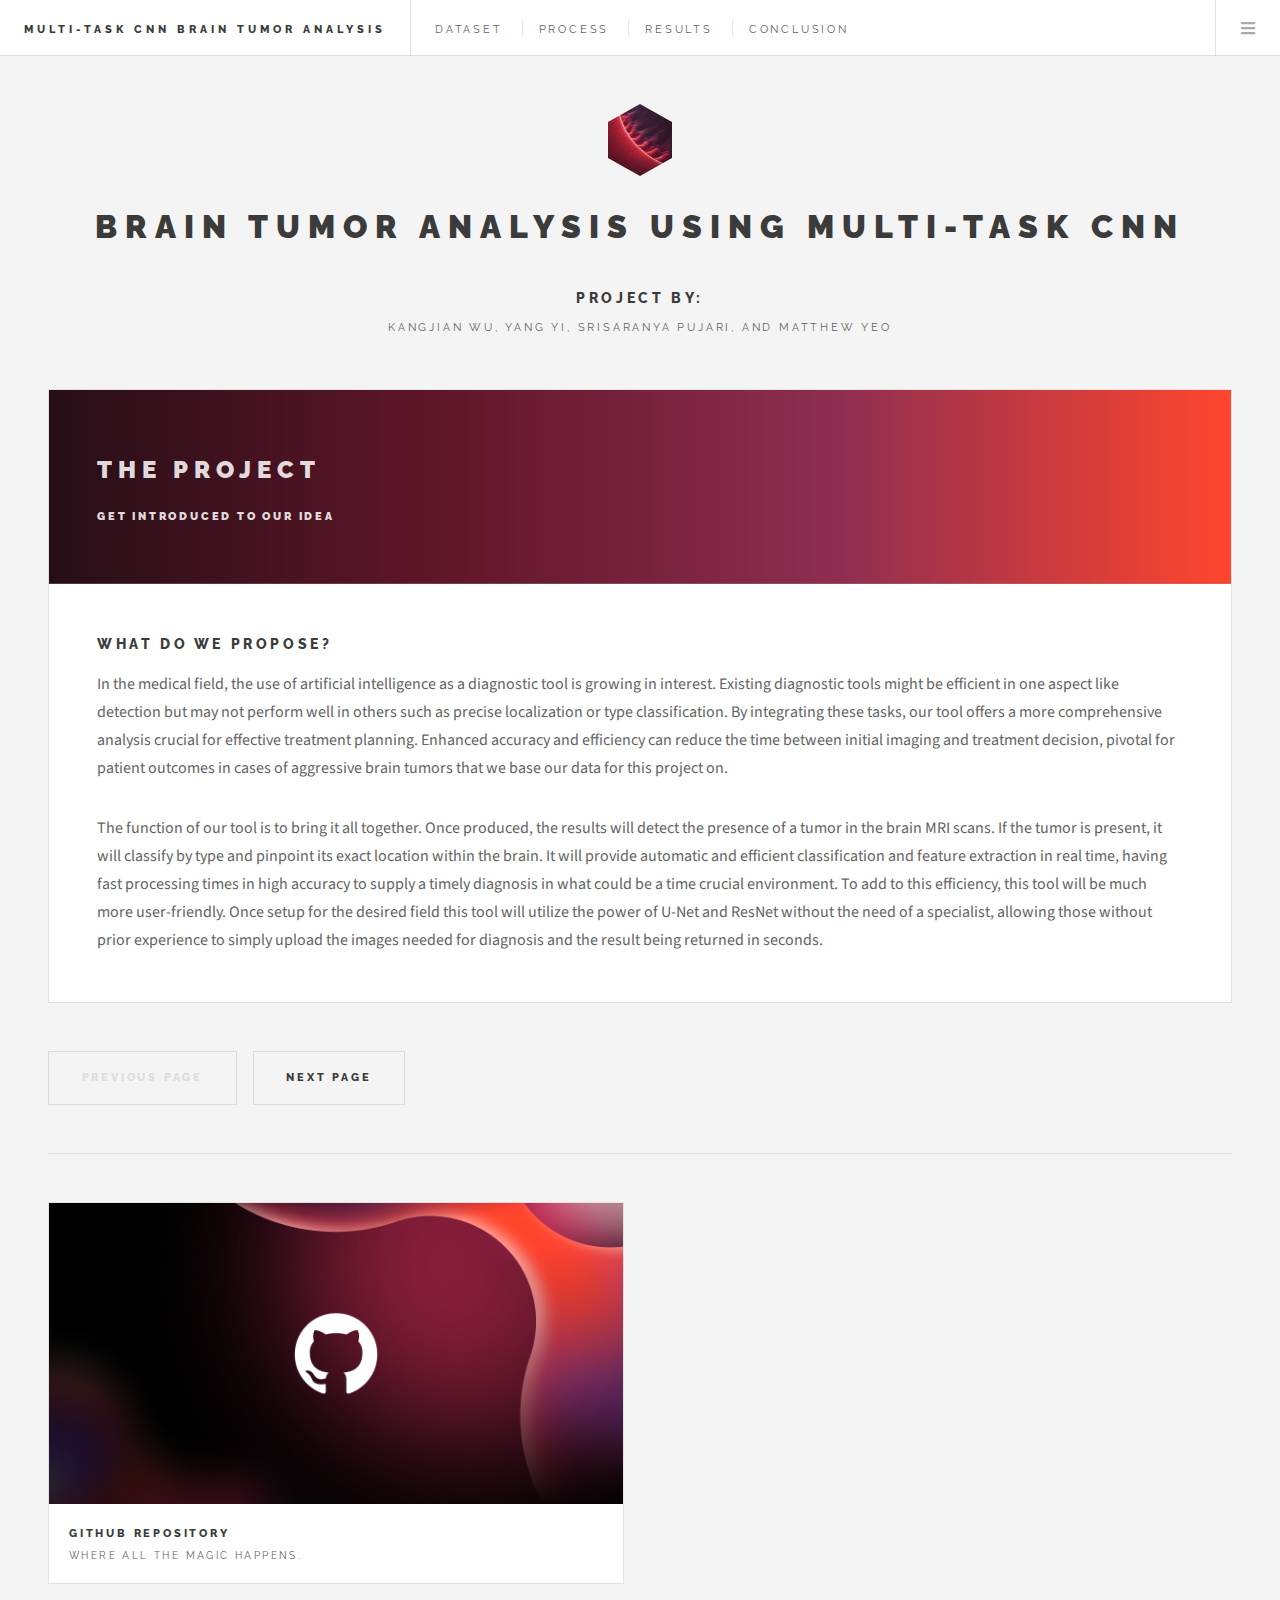
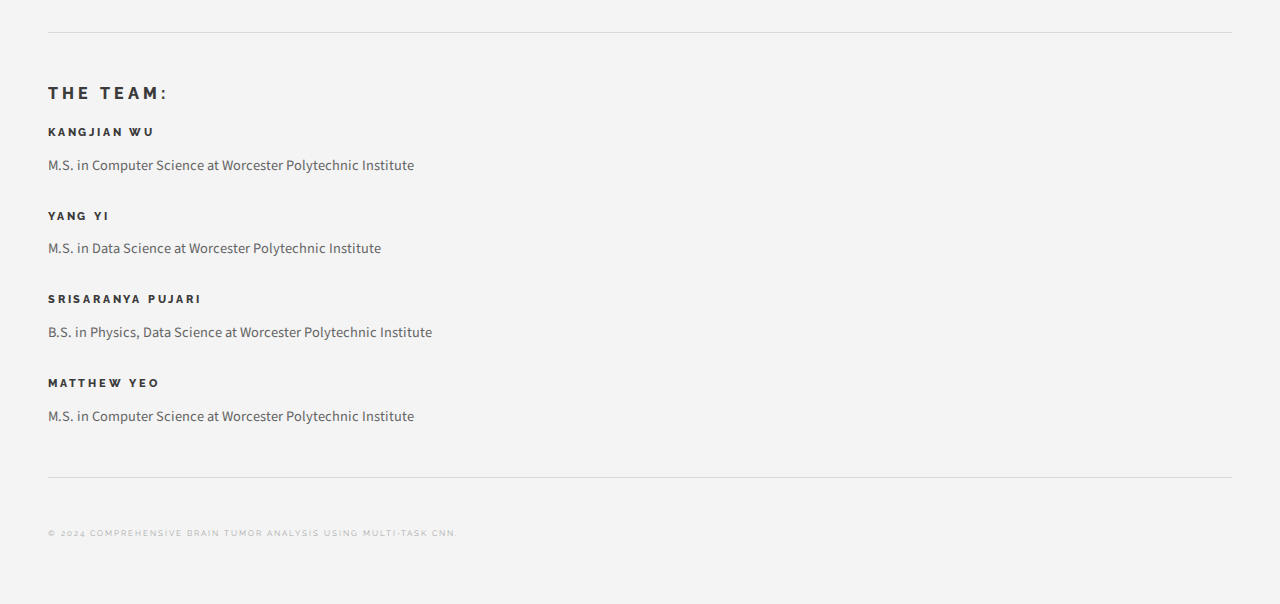
<file: index.html>
<!DOCTYPE HTML>

<html>
	<head>
		<title>Brain Tumor Analysis with Multi-Task CNN</title>
		<meta charset="utf-8" />
		<meta name="viewport" content="width=device-width, initial-scale=1, user-scalable=no" />
		<link rel="stylesheet" href="assets/css/main.css" />
	</head>
	<body class="is-preload">

		<!-- Wrapper -->
			<div id="wrapper">

				<!-- Header -->
					<header id="header">
						<h1><a href="index.html">Multi-Task CNN Brain Tumor Analysis</a></h1>
						<nav class="links">
							<ul>
            					<li><a href="dataset.html">Dataset</a></li>
            					<li><a href="process.html">Process</a></li>
            					<li><a href="results.html">Results</a></li>
            					<li><a href="conclusion.html">Conclusion</a></li>
							</ul>
						</nav>
						<nav class="main">
							<ul>
								<li class="menu">
									<a class="fa-bars" href="#menu">Menu</a>
								</li>
							</ul>
						</nav>
					</header>

				<!-- Menu -->
					<section id="menu">

						<!-- Links -->
							<section>
								<ul class="links">
									<li>
										<a href="dataset.html">
											<h3>Dataset</h3>
										</a>
									</li>
            						<li>
										<a href="process.html">
											<h3>Process</h3>
										</a>
									</li>
            						<li>
										<a href="results.html">
											<h3>Results</h3>
										</a>
									</li>
            						<li>
										<a href="conclusion.html">
											<h3>Conclusion</h3>
										</a>
									</li>
								</ul>
							</section>

						<!-- Actions -->
							<section>
								<ul class="actions stacked">
									<li><a href="https://github.com/KangjianWu/BrainTumorDetection-MRI" class="button large fit">GitHub</a></li>
								</ul>
							</section>

					</section>

				<!-- Main -->
					<div id="main">

						<!-- Post -->
							<article class="post">
								<header>
									<div class="title">
										<h2>The Project</h2>
										<p>Get introduced to our idea</p>
									</div>
								</header>
								<h3>What do we propose?</h3>
								<p>
									In the medical field, the use of artificial intelligence as a diagnostic tool is growing in interest. 
									Existing diagnostic tools might be efficient in one aspect like detection but may not perform well in others 
									such as precise localization or type classification. By integrating these tasks, our tool offers a more comprehensive 
									analysis crucial for effective treatment planning. Enhanced accuracy and efficiency can reduce the time between initial 
									imaging and treatment decision, pivotal for patient outcomes in cases of aggressive brain tumors that we base our data 
									for this project on. 
								</p>
								<p>
									The function of our tool is to bring it all together. Once produced, the results will detect the presence of a 
									tumor in the brain MRI scans. If the tumor is present, it will classify by type and pinpoint its exact location within 
									the brain. It will provide automatic and efficient classification and feature extraction in real time, having fast 
									processing times in high accuracy to supply a timely diagnosis in what could be a time crucial environment. To add 
									to this efficiency, this tool will be much more user-friendly. Once setup for the desired field this tool will utilize 
									the power of U-Net and ResNet without the need of a specialist, allowing those without prior experience to simply upload 
									the images needed for diagnosis and the result being returned in seconds. 
								</p>

							</article>

						<!-- Pagination -->
							<ul class="actions pagination">
								<li><a href="" class="disabled button large previous">Previous Page</a></li>
								<li><a href="dataset.html" class="button large next">Next Page</a></li>
							</ul>

					</div>

				<!-- Sidebar -->
					<section id="sidebar">

						<!-- Intro -->
							<section id="intro">
								<a href="#" class="logo"><img src="images/icon_2.webp" alt="" /></a>
								<header>
									<h2>Brain Tumor Analysis Using Multi-Task CNN</h2>
									<h3>Project by:</h3>
									<p>Kangjian Wu, Yang Yi, Srisaranya Pujari, and Matthew Yeo</p>
								</header>
							</section>

						<!-- Mini Posts -->
							<section>
								<div class="mini-posts">

									<!-- Mini Post -->
										<article class="mini-post">
											<header>
												<h3><a href="https://github.com/KangjianWu/BrainTumorDetection-MRI">GitHub Repository</a></h3>
												<time class="published" datetime="2015-10-20">Where all the magic happens.</time>
											</header>
											<a href="https://github.com/KangjianWu/BrainTumorDetection-MRI" class="image"><img src="images/github_banner.webp" alt="" /></a>
										</article>
								</div>
							</section>

						<!-- About -->
							<section class="blurb">
								<h1>The Team:</h1>
								<h3>KANGJIAN WU</h3>
								<p>M.S. in Computer Science at Worcester Polytechnic Institute</p>
								<h3>YANG YI</h3>
								<p>M.S. in Data Science at Worcester Polytechnic Institute</p>
								<h3>SRISARANYA PUJARI</h3>
								<p>B.S. in Physics, Data Science at Worcester Polytechnic Institute</p>
								<h3>MATTHEW YEO</h3>
								<p>M.S. in Computer Science at Worcester Polytechnic Institute</p>
							</section>

						<!-- Footer -->
							<section id="footer">
								<p class="copyright">&copy; 2024 Comprehensive Brain Tumor Analysis Using Multi-Task CNN.</p>
							</section>

					</section>

			</div>

		<!-- Scripts -->
			<script src="assets/js/jquery.min.js"></script>
			<script src="assets/js/browser.min.js"></script>
			<script src="assets/js/breakpoints.min.js"></script>
			<script src="assets/js/util.js"></script>
			<script src="assets/js/main.js"></script>

	</body>
</html>
</file>
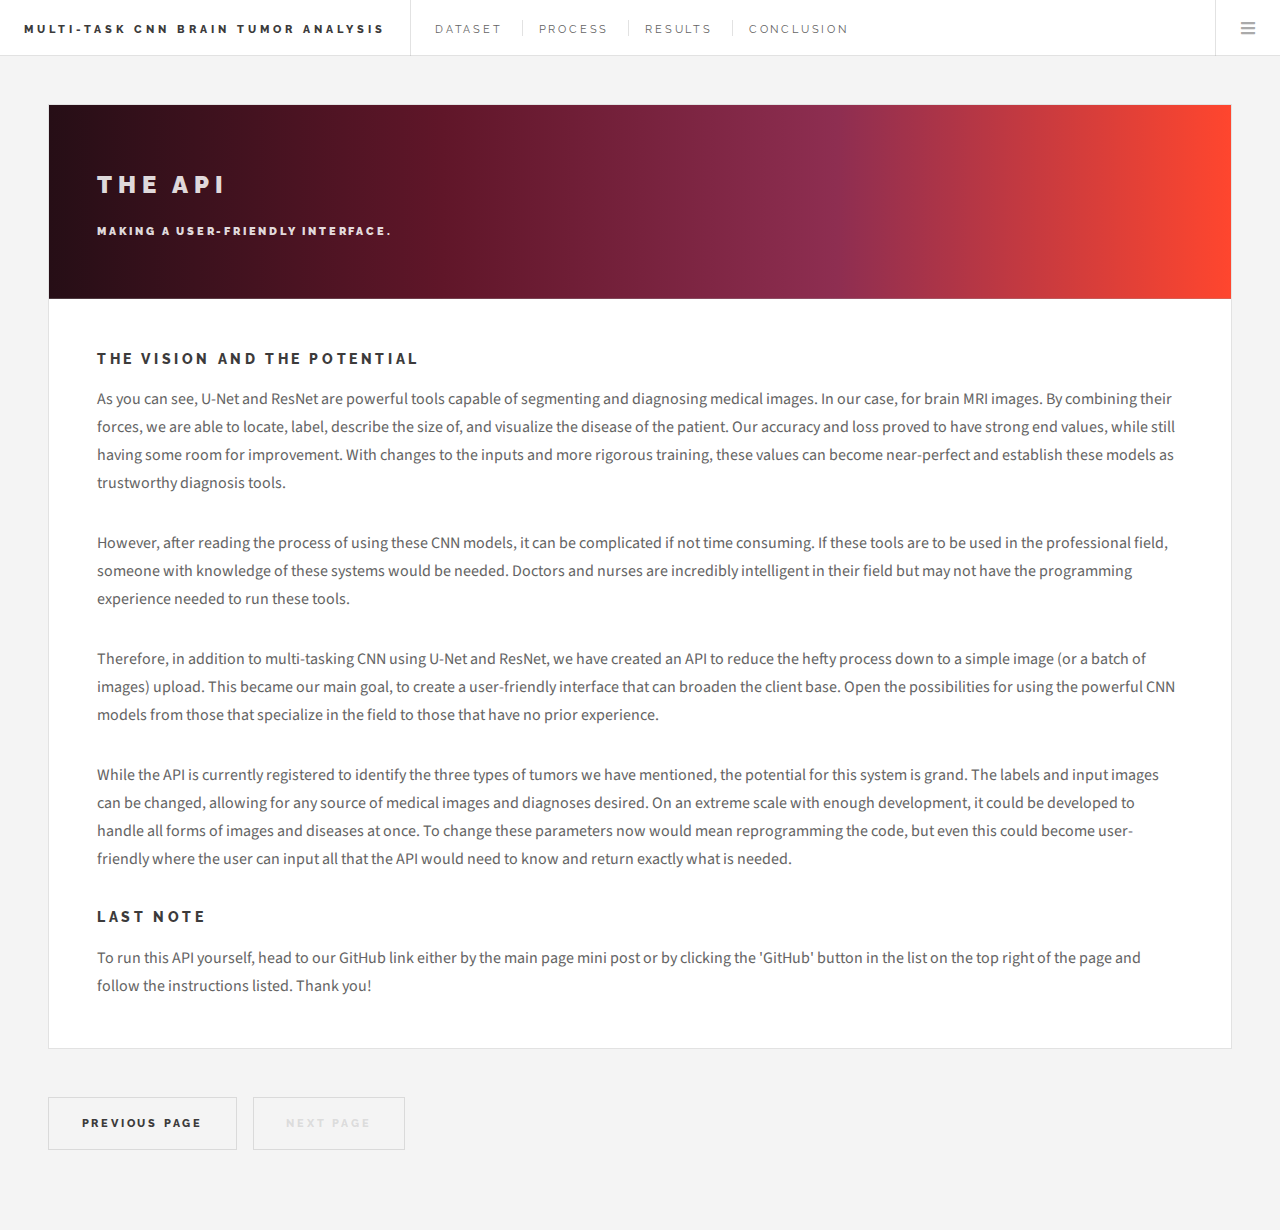
<file: conclusion.html>
<!DOCTYPE HTML>

<html>
	<head>
		<title>Brain Tumor Analysis with Multi-Task CNN</title>
		<meta charset="utf-8" />
		<meta name="viewport" content="width=device-width, initial-scale=1, user-scalable=no" />
		<link rel="stylesheet" href="assets/css/main.css" />
	</head>

	<body class="is-preload">

		<!-- Wrapper -->
			<div id="wrapper">

				<!-- Header -->
					<header id="header">
						<h1><a href="index.html">Multi-Task CNN Brain Tumor Analysis</a></h1>
						<nav class="links">
							<ul>
            					<li><a href="dataset.html">Dataset</a></li>
            					<li><a href="process.html">Process</a></li>
            					<li><a href="results.html">Results</a></li>
            					<li><a href="conclusion.html">Conclusion</a></li>
							</ul>
						</nav>
						<nav class="main">
							<ul>
								<li class="menu">
									<a class="fa-bars" href="#menu">Menu</a>
								</li>
							</ul>
						</nav>
					</header>

				<!-- Menu -->
					<section id="menu">

						<!-- Links -->
							<section>
								<ul class="links">
									<li>
										<a href="dataset.html">
											<h3>Dataset</h3>
										</a>
									</li>
            						<li>
										<a href="process.html">
											<h3>Process</h3>
										</a>
									</li>
            						<li>
										<a href="results.html">
											<h3>Results</h3>
										</a>
									</li>
            						<li>
										<a href="conclusion.html">
											<h3>Conclusion</h3>
										</a>
									</li>
								</ul>
							</section>

						<!-- Actions -->
							<section>
								<ul class="actions stacked">
									<li><a href="https://github.com/KangjianWu/BrainTumorDetection-MRI" class="button large fit">GitHub</a></li>
								</ul>
							</section>

					</section>

				<!-- Main -->
					<div id="main">

						<!-- Post -->
						<article class="post">
							<header>
								<div class="title">
									<h2>The API</h2>
									<p>Making a user-friendly interface.</p>
								</div>
							</header>
							<h3>The Vision and The Potential</h3>
							<p>
								As you can see, U-Net and ResNet are powerful tools capable of segmenting and diagnosing medical images. 
								In our case, for brain MRI images. By combining their forces, we are able to locate, label, describe the size of,
								and visualize the disease of the patient. Our accuracy and loss proved to have strong end values, while still
								having some room for improvement. With changes to the inputs and more rigorous training, these values can become
								near-perfect and establish these models as trustworthy diagnosis tools. 
							</p>
							<p>
								However, after reading the process of using these CNN models, it can be complicated if not time consuming. 
								If these tools are to be used in the professional field, someone with knowledge of these systems would be needed. 
								Doctors and nurses are incredibly intelligent in their field but may not have the programming experience needed to run 
								these tools. 
							</p>
							<p>
								Therefore, in addition to multi-tasking CNN using U-Net and ResNet, we have created an API to reduce the hefty process 
								down to a simple image (or a batch of images) upload. This became our main goal, to create a user-friendly interface that 
								can broaden the client base. Open the possibilities for using the powerful CNN models from those that specialize in the field 
								to those that have no prior experience. 
							</p>
							<p>
								While the API is currently registered to identify the three types of tumors we have mentioned, the potential for 
								this system is grand. The labels and input images can be changed, allowing for any source of medical images and 
								diagnoses desired. On an extreme scale with enough development, it could be developed to handle all forms of images 
								and diseases at once. To change these parameters now would mean reprogramming the code, but even this could become 
								user-friendly where the user can input all that the API would need to know and return exactly what is needed.
							</p>
							<h3>Last Note</h3>
							<p>
								To run this API yourself, head to our GitHub link either by the main page mini post or by clicking the 'GitHub'
								button in the list on the top right of the page and follow the instructions listed.

								Thank you!
							</p>
						</article>
                            
                            <!-- Pagination -->
							<ul class="actions pagination">
								<li><a href="results.html" class="button large next">Previous Page</a></li>
								<li><a href="" class="disabled button large previous">Next Page</a></li>
							</ul>

        <!-- Scripts -->
			<script src="assets/js/jquery.min.js"></script>
			<script src="assets/js/browser.min.js"></script>
			<script src="assets/js/breakpoints.min.js"></script>
			<script src="assets/js/util.js"></script>
			<script src="assets/js/main.js"></script>

	</body>
</html>
</file>
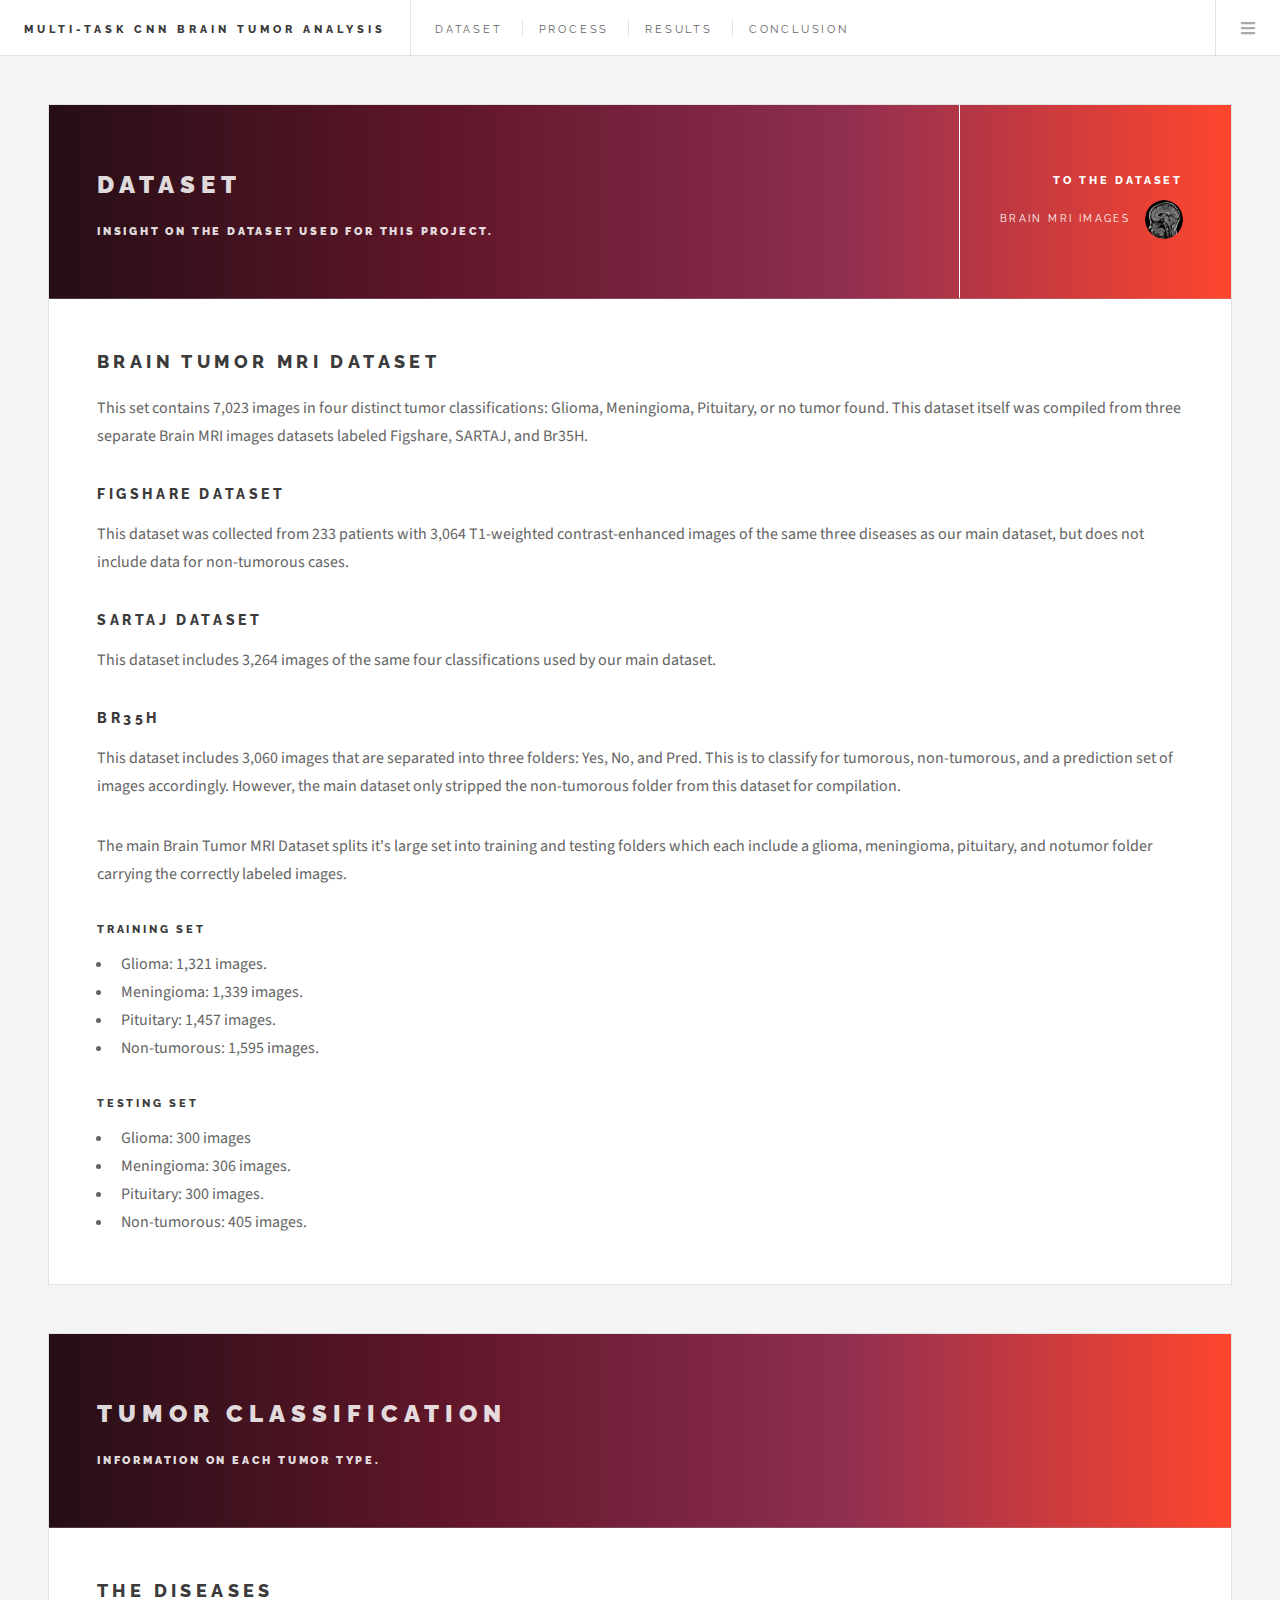
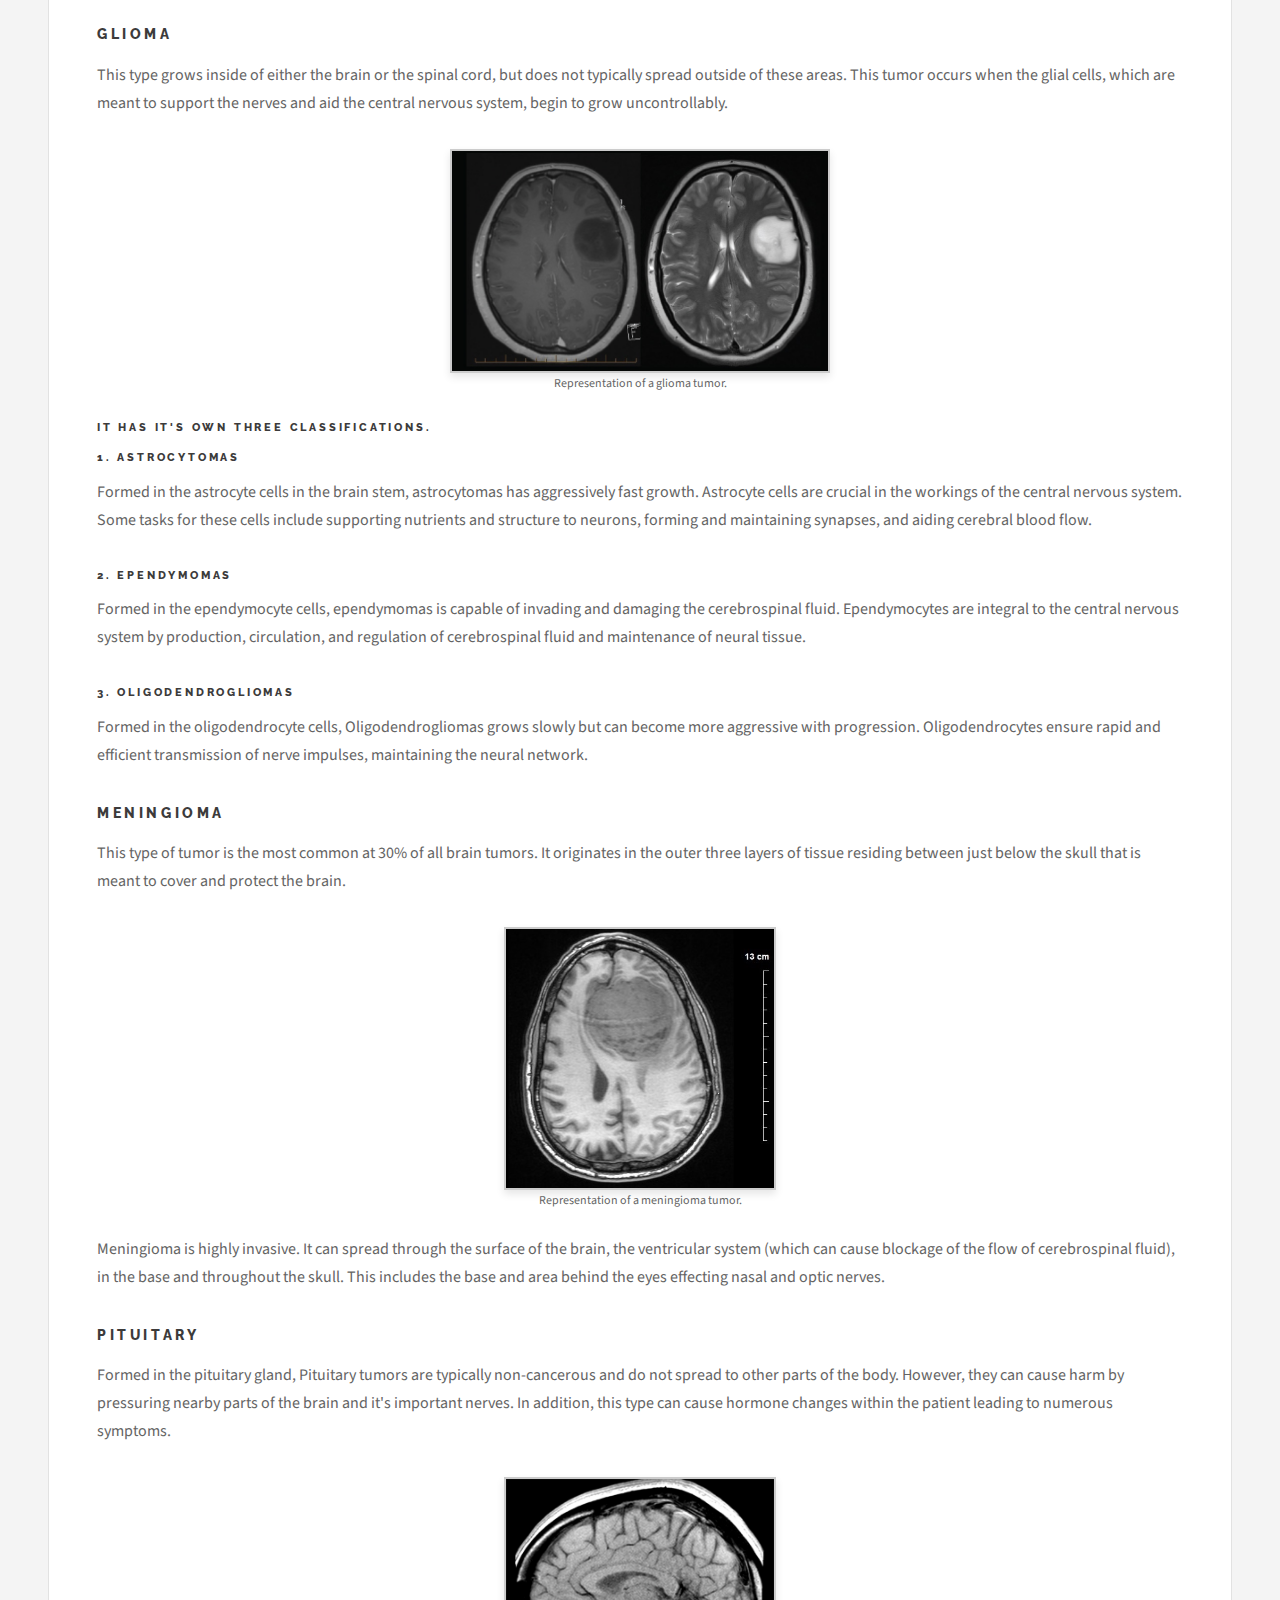
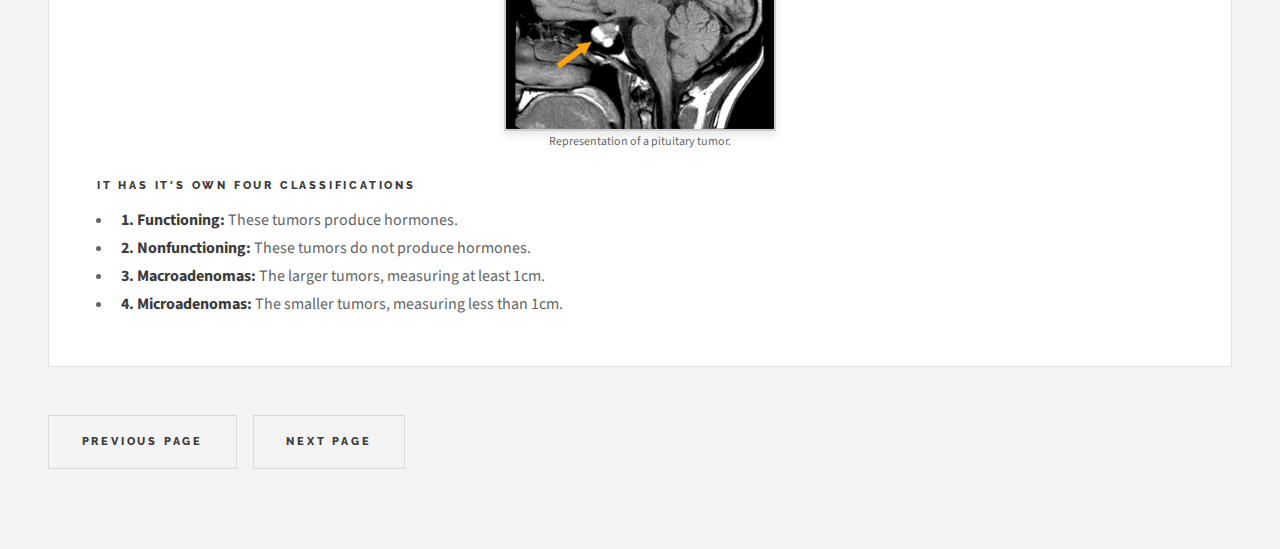
<file: dataset.html>
<!DOCTYPE HTML>

<html>
	<head>
		<title>Brain Tumor Analysis with Multi-Task CNN</title>
		<meta charset="utf-8" />
		<meta name="viewport" content="width=device-width, initial-scale=1, user-scalable=no" />
		<link rel="stylesheet" href="assets/css/main.css" />
	</head>

	<body class="is-preload">

		<!-- Wrapper -->
			<div id="wrapper">

				<!-- Header -->
					<header id="header">
						<h1><a href="index.html">Multi-Task CNN Brain Tumor Analysis</a></h1>
						<nav class="links">
							<ul>
            					<li><a href="dataset.html">Dataset</a></li>
            					<li><a href="process.html">Process</a></li>
            					<li><a href="results.html">Results</a></li>
            					<li><a href="conclusion.html">Conclusion</a></li>
							</ul>
						</nav>
						<nav class="main">
							<ul>
								<li class="menu">
									<a class="fa-bars" href="#menu">Menu</a>
								</li>
							</ul>
						</nav>
					</header>

				<!-- Menu -->
					<section id="menu">

						<!-- Links -->
							<section>
								<ul class="links">
									<li>
										<a href="dataset.html">
											<h3>Dataset</h3>
										</a>
									</li>
            						<li>
										<a href="process.html">
											<h3>Process</h3>
										</a>
									</li>
            						<li>
										<a href="results.html">
											<h3>Results</h3>
										</a>
									</li>
            						<li>
										<a href="conclusion.html">
											<h3>Conclusion</h3>
										</a>
									</li>
								</ul>
							</section>

						<!-- Actions -->
							<section>
								<ul class="actions stacked">
									<li><a href="https://github.com/KangjianWu/BrainTumorDetection-MRI" class="button large fit">GitHub</a></li>
								</ul>
							</section>

					</section>

				<!-- Main -->
					<div id="main">

						<!-- Post -->
							<article class="post">
								<header>
									<div class="title">
										<h2>Dataset</h2>
										<p>Insight on the dataset used for this project.</p>
									</div>
									<div class="meta">
										<h3 class="published">To The Dataset</h3>
										<a href="https://www.kaggle.com/datasets/masoudnickparvar/brain-tumor-mri-dataset/data" class="author"><span class="name">Brain MRI Images</span><img src="images/mri_dataset.png" alt="" /></a>
									</div>
								</header>
								
								<p></p>
								<h2>Brain Tumor MRI Dataset</h2>
								<p>
									This set contains 7,023 images in four distinct tumor classifications: Glioma, Meningioma, Pituitary, or no tumor found. This dataset itself was compiled from
									three separate Brain MRI images datasets labeled Figshare, SARTAJ, and Br35H.
								</p>
								<h3>Figshare Dataset</h3>
								<p>
									This dataset was collected from 233 patients with 3,064 T1-weighted contrast-enhanced images of the same 
									three diseases as our main dataset, but does not include data for non-tumorous cases.
								</p>
								<h3>SARTAJ Dataset</h3>
								<p>
									This dataset includes 3,264 images of the same four classifications used by our main dataset. 
								</p>
								<h3>Br35H</h3>
								<p>
									This dataset includes 3,060 images that are separated into three folders: Yes, No, and Pred. This is to classify
									for tumorous, non-tumorous, and a prediction set of images accordingly. However, the main dataset only stripped the 
									non-tumorous folder from this dataset for compilation.
								</p>
								<p>
									The main Brain Tumor MRI Dataset splits it's large set into training and testing folders which each include a glioma, meningioma,
									 pituitary, and notumor folder carrying the correctly labeled images. 
								</p>
								<h4>Training Set</h4>
								<ul>
									<li>Glioma: 1,321 images.</li>
									<li>Meningioma: 1,339 images.</li>
									<li>Pituitary: 1,457 images.</li>
									<li>Non-tumorous: 1,595 images.</li>
								</ul>
								<h4>Testing Set</h4>
								<ul>
									<li>Glioma: 300 images</li>
									<li>Meningioma: 306 images.</li>
									<li>Pituitary: 300 images.</li>
									<li>Non-tumorous: 405 images.</li>
								</ul>

							</article>
							
							<article class="post">
								<header>
									<div class="title">
										<h2>Tumor Classification</h2>
										<p>Information on each tumor type.</p>
									</div>
								</header>
								<p></p>

								<h2>The Diseases</h2>

								<h3>Glioma</h3>
								<p>
									This type grows inside of either the brain or the spinal cord, but does not typically spread 
									outside of these areas. This tumor occurs when the glial cells, which are meant to support the nerves 
									and aid the central nervous system, begin to grow uncontrollably. 
								</p>
								<img src="images/glioma.jpg" alt="" style="max-width: 35%; height: auto; display: block; margin: 0 auto; border: 2px solid #ccc; box-shadow: 0 4px 8px rgba(0, 0, 0, 0.1);" />
								<p class="align-center" style="font-size: 12px;">Representation of a glioma tumor.</p>
								<h4>It has it's own three classifications.</h4>
								<h4>1. Astrocytomas</h4>
								<p>
									Formed in the astrocyte cells in the brain stem, astrocytomas has aggressively fast growth. Astrocyte cells are crucial in the workings
									of the central nervous system. Some tasks for these cells include supporting nutrients and structure to neurons, forming and maintaining synapses,
									and aiding cerebral blood flow.

								</p>
								<h4>2. Ependymomas</h4>
								<p>
									Formed in the ependymocyte cells, ependymomas is capable of invading and damaging the cerebrospinal fluid. Ependymocytes are integral to 
									the central nervous system by production, circulation, and regulation of cerebrospinal fluid and maintenance of neural tissue. 
								</p>
								<h4>3. Oligodendrogliomas</h4>
								<p>
									Formed in the oligodendrocyte cells, Oligodendrogliomas grows slowly but can become more aggressive with progression. Oligodendrocytes ensure 
									rapid and efficient transmission of nerve impulses, maintaining the neural network.
								</p>
								

								<h3>Meningioma</h3>
								<p>
									This type of tumor is the most common at 30% of all brain tumors. It originates in the outer three layers of tissue
									residing between just below the skull that is meant to cover and protect the brain. 
								</p>
								<img src="images/meningioma.jpg" alt="" style="max-width: 25%; height: auto; display: block; margin: 0 auto; border: 2px solid #ccc; box-shadow: 0 4px 8px rgba(0, 0, 0, 0.1);" />
								<p class="align-center" style="font-size: 12px;">Representation of a meningioma tumor.</p>
								<p>
									Meningioma is highly invasive. It can spread through the surface of the brain, the ventricular system (which can cause blockage of the flow
									of cerebrospinal fluid), in the base and throughout the skull. This includes the base and area behind the eyes effecting nasal and optic nerves.
								</p>

								<h3>Pituitary</h3>
									<p>
										Formed in the pituitary gland, Pituitary tumors are typically non-cancerous and do not spread to other parts of the body. However, they can cause
										harm by pressuring nearby parts of the brain and it's important nerves. In addition, this type can cause hormone changes within the patient leading to numerous symptoms. 
									</p>
									<img src="images/pituitary.jpg" alt="" style="max-width: 25%; height: auto; display: block; margin: 0 auto; border: 2px solid #ccc; box-shadow: 0 4px 8px rgba(0, 0, 0, 0.1);" />
									<p class="align-center" style="font-size: 12px;">Representation of a pituitary tumor.</p>
								<h4>It has it's own four classifications</h4>
								<ul>
									<li><b>1. Functioning: </b>These tumors produce hormones.</li>
									<li><b>2. Nonfunctioning: </b>These tumors do not produce hormones.</li>
									<li><b>3. Macroadenomas: </b>The larger tumors, measuring at least 1cm.</li>
									<li><b>4. Microadenomas: </b>The smaller tumors, measuring less than 1cm.</li>
								</ul>

							</article>
							
							<!-- Pagination -->
							<ul class="actions pagination">
								<li><a href="index.html" class="button large next">Previous Page</a></li>
								<li><a href="process.html" class="button large next">Next Page</a></li>
							</ul>

			<!-- Scripts -->
			<script src="assets/js/jquery.min.js"></script>
			<script src="assets/js/browser.min.js"></script>
			<script src="assets/js/breakpoints.min.js"></script>
			<script src="assets/js/util.js"></script>
			<script src="assets/js/main.js"></script>

	</body>
</html>
</file>
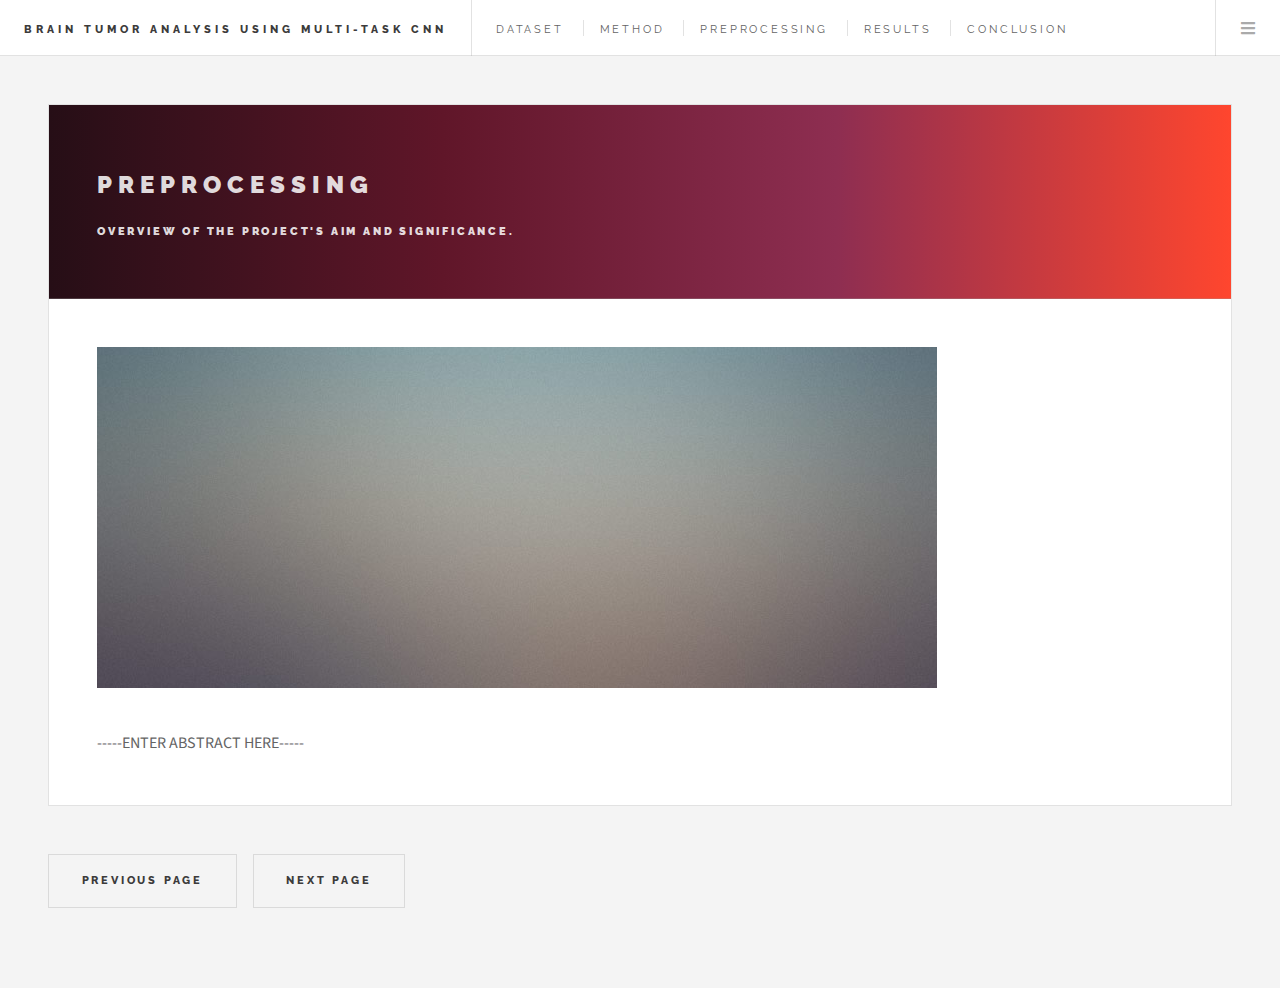
<file: preprocessing.html>
<!DOCTYPE HTML>

<html>
	<head>
		<title>Brain Tumor Analysis with Multi-Task CNN</title>
		<meta charset="utf-8" />
		<meta name="viewport" content="width=device-width, initial-scale=1, user-scalable=no" />
		<link rel="stylesheet" href="assets/css/main.css" />
	</head>

	<body class="is-preload">

		<!-- Wrapper -->
			<div id="wrapper">

				<!-- Header -->
					<header id="header">
						<h1><a href="index.html">Brain Tumor Analysis Using Multi-Task CNN</a></h1>
						<nav class="links">
							<ul>
            					<li><a href="dataset.html">Dataset</a></li>
            					<li><a href="method.html">Method</a></li>
            					<li><a href="preprocessing.html">Preprocessing</a></li>
            					<li><a href="results.html">Results</a></li>
            					<li><a href="conclusion.html">Conclusion</a></li>
							</ul>
						</nav>
						<nav class="main">
							<ul>
								<li class="menu">
									<a class="fa-bars" href="#menu">Menu</a>
								</li>
							</ul>
						</nav>
					</header>

				<!-- Menu -->
					<section id="menu">

						<!-- Links -->
							<section>
								<ul class="links">
									<li>
										<a href="dataset.html">
											<h3>Dataset</h3>
										</a>
									</li>
            						<li>
										<a href="method.html">
											<h3>Method</h3>
										</a>
									</li>
            						<li>
										<a href="preprocessing.html">
											<h3>Preprocessing</h3>
										</a>
									</li>
            						<li>
										<a href="results.html">
											<h3>Results</h3>
										</a>
									</li>
            						<li>
										<a href="conclusion.html">
											<h3>Conclusion</h3>
										</a>
									</li>
								</ul>
							</section>

						<!-- Actions -->
							<section>
								<ul class="actions stacked">
									<li><a href="https://github.com/KangjianWu/BrainTumorDetection-MRI" class="button large fit">GitHub</a></li>
								</ul>
							</section>

					</section>

				<!-- Main -->
					<div id="main">

						<!-- Post -->
							<article class="post">
								<header>
									<div class="title">
										<h2>Preprocessing</h2>
										<p>Overview of the project's aim and significance.</p>
									</div>
								</header>
								<img src="images/pic01.jpg" alt="" />
								<p></p>
								<p>-----ENTER ABSTRACT HERE-----</p>
							</article>

                            <!-- Pagination -->
							<ul class="actions pagination">
								<li><a href="method.html" class="button large next">Previous Page</a></li>
								<li><a href="results.html" class="button large next">Next Page</a></li>
							</ul>

        <!-- Scripts -->
			<script src="assets/js/jquery.min.js"></script>
			<script src="assets/js/browser.min.js"></script>
			<script src="assets/js/breakpoints.min.js"></script>
			<script src="assets/js/util.js"></script>
			<script src="assets/js/main.js"></script>

	</body>
</html>
</file>
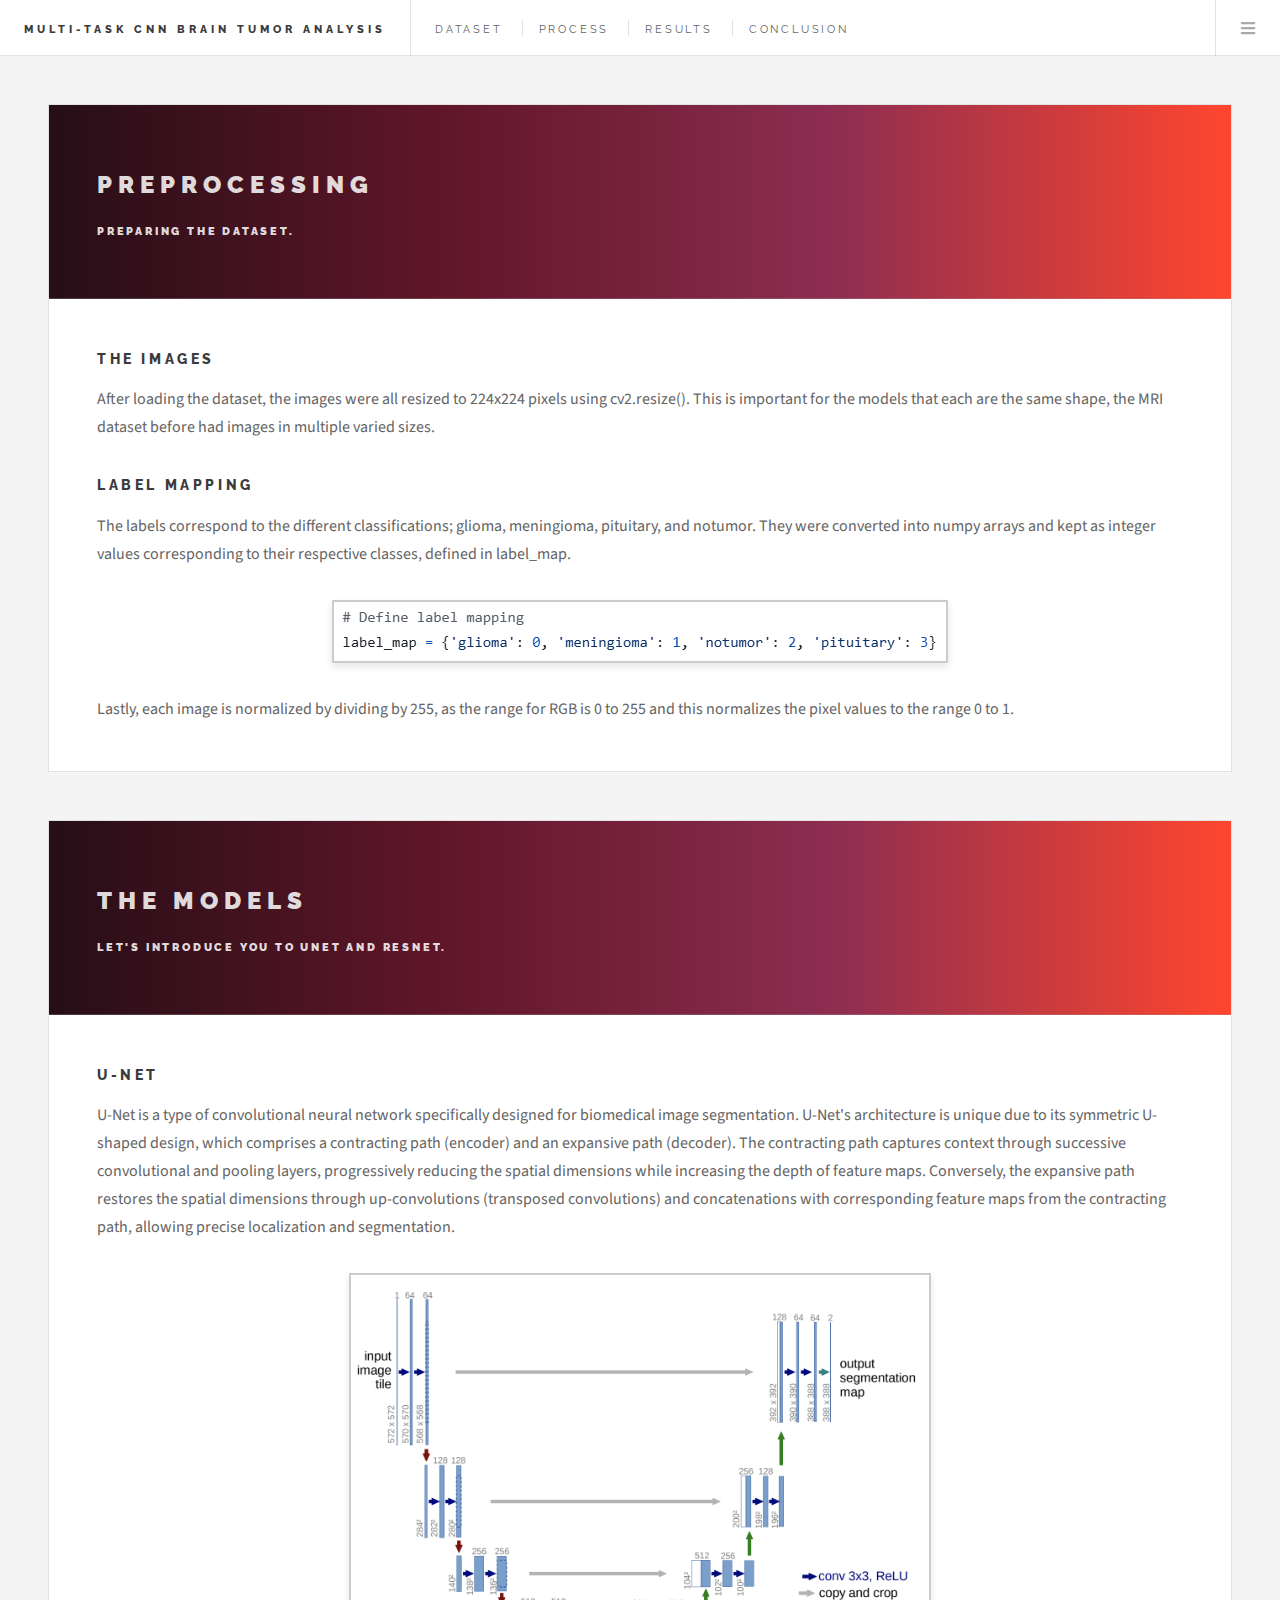
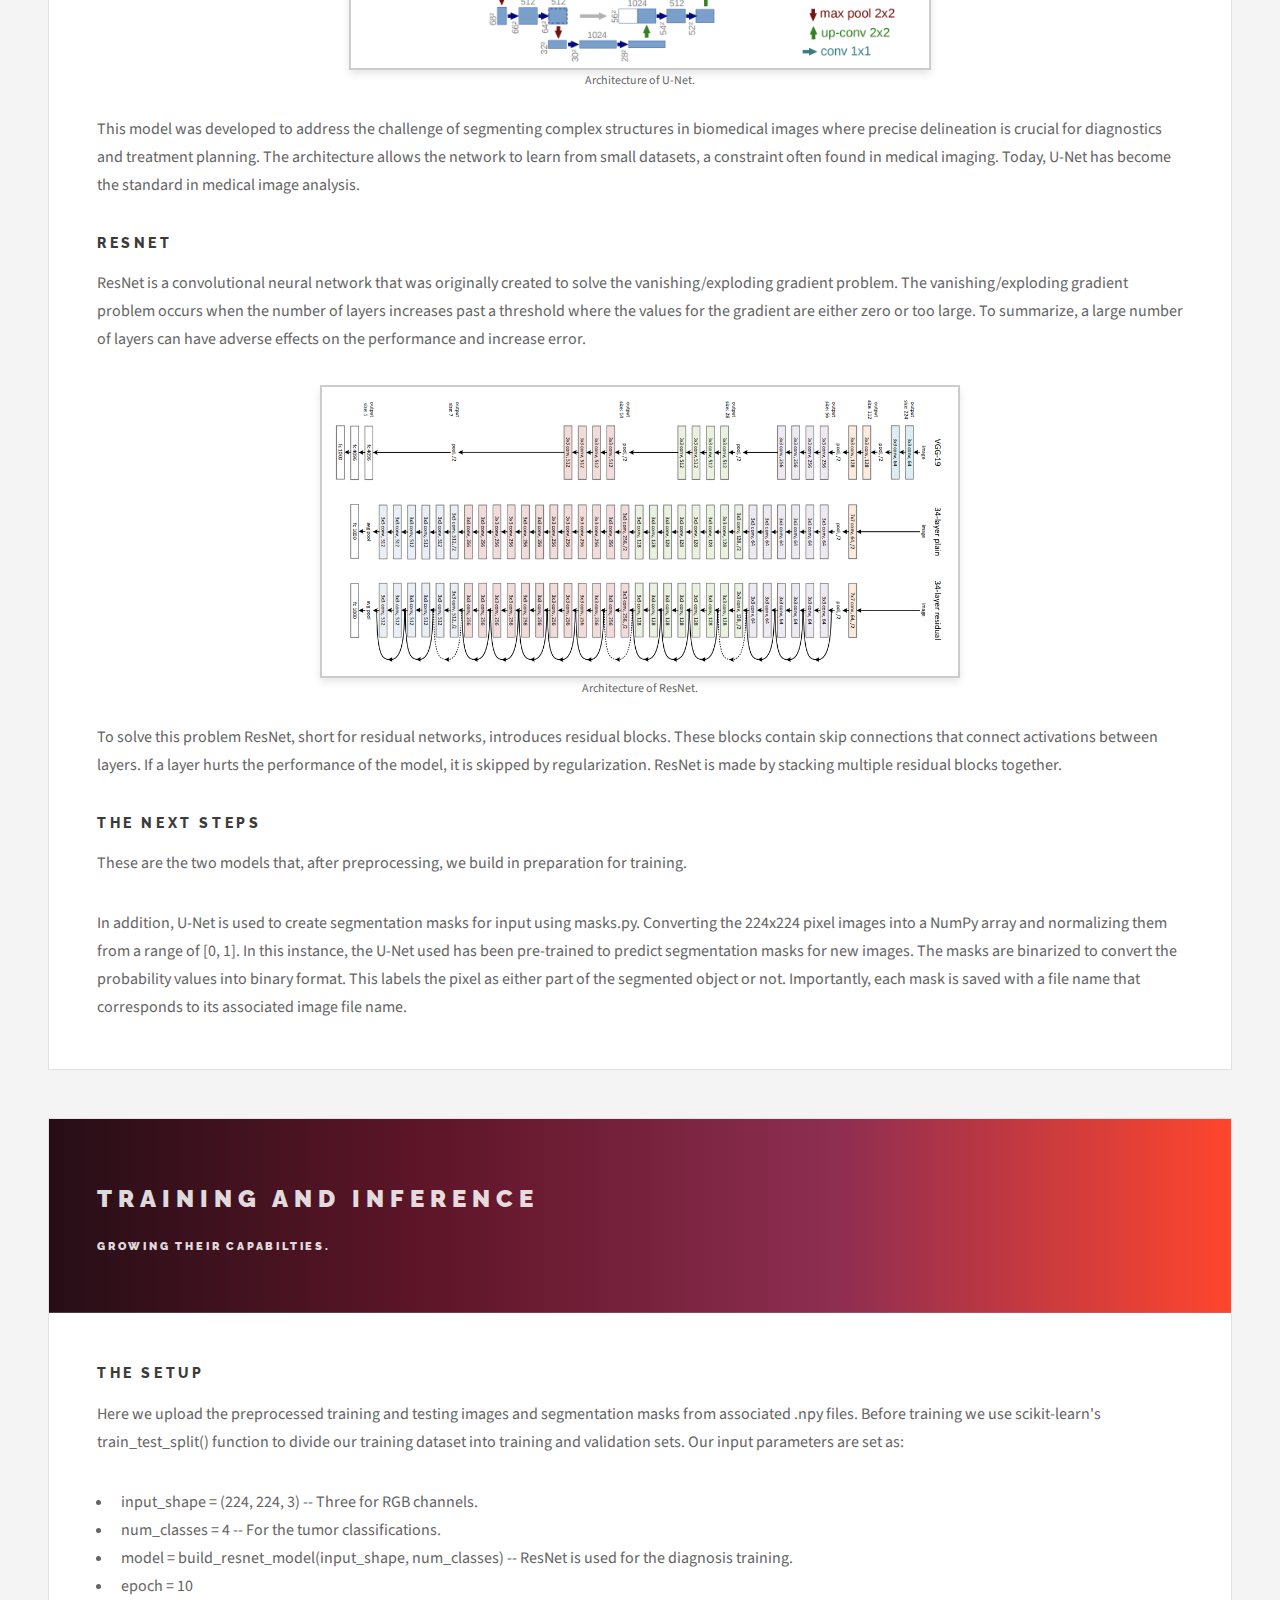
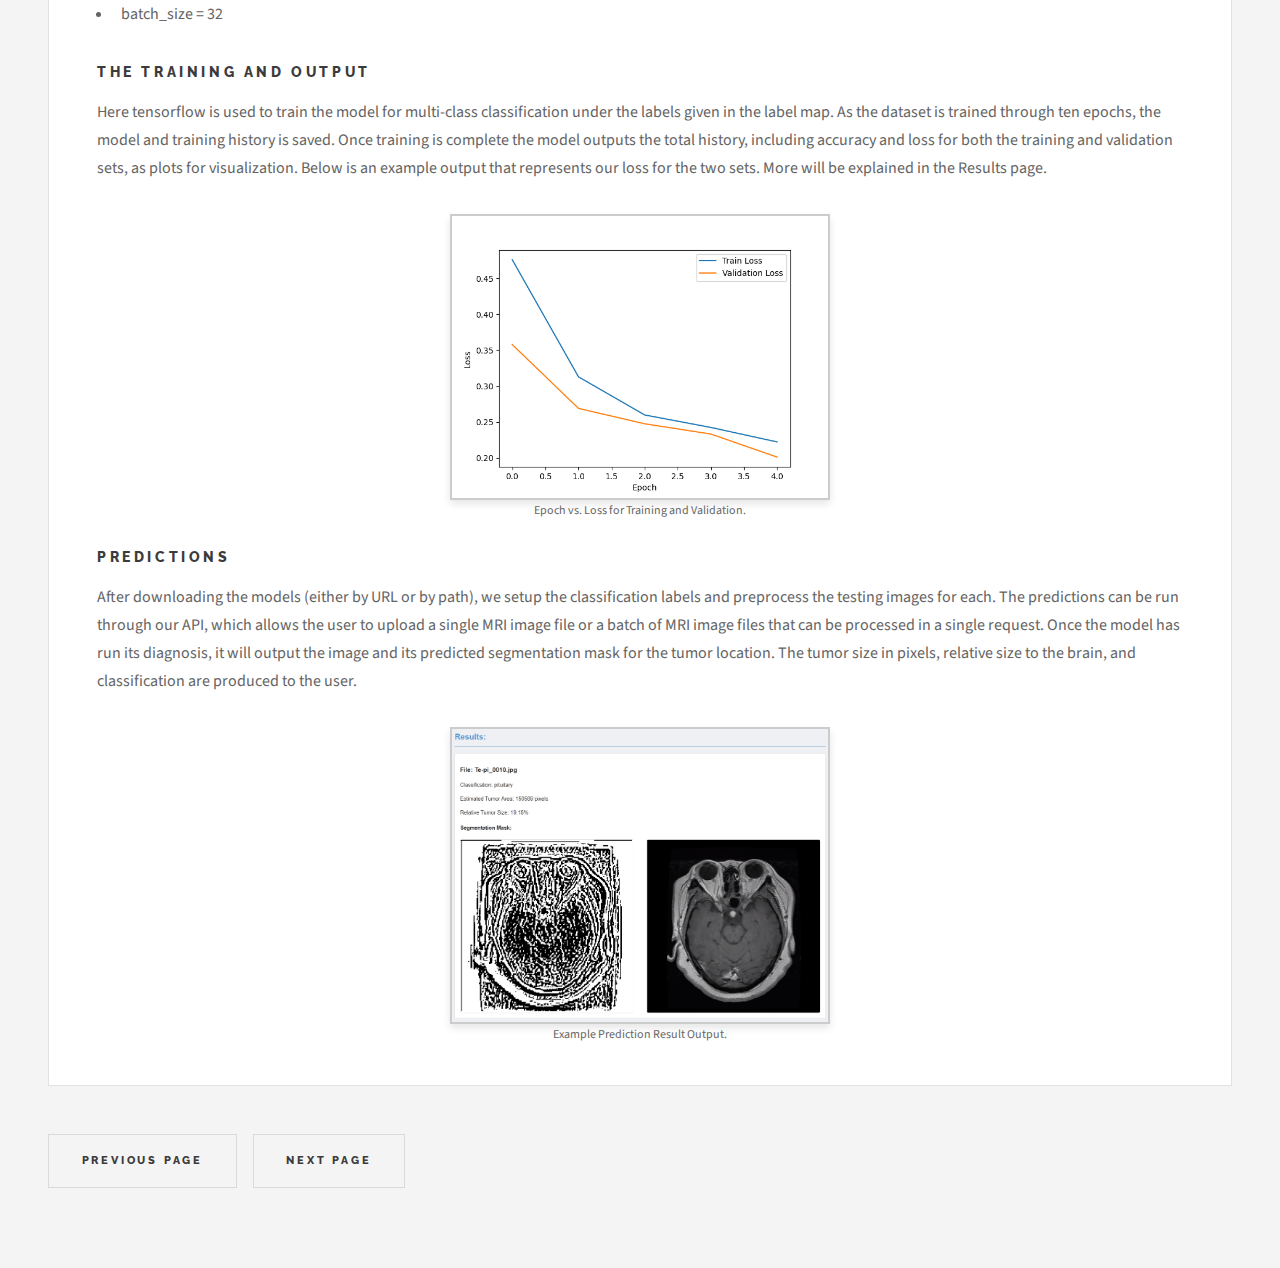
<file: process.html>
<!DOCTYPE HTML>

<html>
	<head>
		<title>Brain Tumor Analysis with Multi-Task CNN</title>
		<meta charset="utf-8" />
		<meta name="viewport" content="width=device-width, initial-scale=1, user-scalable=no" />
		<link rel="stylesheet" href="assets/css/main.css" />
	</head>

	<body class="is-preload">

		<!-- Wrapper -->
			<div id="wrapper">

				<!-- Header -->
					<header id="header">
						<h1><a href="index.html">Multi-Task CNN Brain Tumor Analysis</a></h1>
						<nav class="links">
							<ul>
            					<li><a href="dataset.html">Dataset</a></li>
            					<li><a href="process.html">Process</a></li>
            					<li><a href="results.html">Results</a></li>
            					<li><a href="conclusion.html">Conclusion</a></li>
							</ul>
						</nav>
						<nav class="main">
							<ul>
								<li class="menu">
									<a class="fa-bars" href="#menu">Menu</a>
								</li>
							</ul>
						</nav>
					</header>

				<!-- Menu -->
					<section id="menu">

						<!-- Links -->
							<section>
								<ul class="links">
									<li>
										<a href="dataset.html">
											<h3>Dataset</h3>
										</a>
									</li>
            						<li>
										<a href="process.html">
											<h3>Process</h3>
										</a>
									</li>
            						<li>
										<a href="results.html">
											<h3>Results</h3>
										</a>
									</li>
            						<li>
										<a href="conclusion.html">
											<h3>Conclusion</h3>
										</a>
									</li>
								</ul>
							</section>

						<!-- Actions -->
							<section>
								<ul class="actions stacked">
									<li><a href="https://github.com/KangjianWu/BrainTumorDetection-MRI" class="button large fit">GitHub</a></li>
								</ul>
							</section>

					</section>

				<!-- Main -->
					<div id="main">

						<!-- Post -->
							<article class="post">
								<header>
									<div class="title">
										<h2>Preprocessing</h2>
										<p>Preparing the dataset.</p>
									</div>
								</header>
								<h3>The Images</h3>
								<p>
									After loading the dataset, the images were all resized to 224x224 pixels using cv2.resize().
									This is important for the models that each are the same shape, the MRI dataset before had images
									in multiple varied sizes. 
								</p>
								<h3>Label Mapping</h3>
								<p>
									The labels correspond to the different classifications; glioma, meningioma, pituitary, and notumor. They were
									converted into numpy arrays and kept as integer values corresponding to their respective classes, 
									defined in label_map.
								</p>
								<img class="align-center" src="images/label_map.png" alt="" style="max-width: 100%; height: auto; display: block; margin: 0 auto; border: 2px solid #ccc; box-shadow: 0 4px 8px rgba(0, 0, 0, 0.1);"/>
								<p></p>
								<p>
									Lastly, each image is normalized by dividing by 255, as the range for RGB is 0 to 255 and this normalizes the pixel values 
									to the range 0 to 1.
								</p>
							</article>

							
							<article class="post">
								<header>
									<div class="title">
										<h2>The Models</h2>
										<p>Let's introduce you to UNet and ResNet.</p>
									</div>
								</header>
								<h3>U-Net</h3>
								<p>
									U-Net is a type of convolutional neural network specifically designed for biomedical image segmentation.
									U-Net's architecture is unique due to its symmetric U-shaped design, which comprises a contracting path (encoder) and an expansive path (decoder).
									The contracting path captures context through successive convolutional and pooling layers, progressively reducing the spatial dimensions while increasing the depth of feature maps.
									Conversely, the expansive path restores the spatial dimensions through up-convolutions (transposed convolutions) and concatenations with corresponding feature maps from the 
									contracting path, allowing precise localization and segmentation.
								</p>
								<img class="align-center" src="images/unet.png" alt="" style="max-width: 100%; height: auto; display: block; margin: 0 auto; border: 2px solid #ccc; box-shadow: 0 4px 8px rgba(0, 0, 0, 0.1);"/>
								<p class="align-center" style="font-size: 12px;">Architecture of U-Net.</p>
								<p>
									This model was developed to address the challenge of segmenting complex structures in biomedical images
									where precise delineation is crucial for diagnostics and treatment planning. The architecture allows the network
									to learn from small datasets, a constraint often found in medical imaging. Today, U-Net has become
									the standard in medical image analysis.
								</p>
								<h3>ResNet</h3>
								<p>
									ResNet is a convolutional neural network that was originally created to solve the vanishing/exploding gradient problem. 
									The vanishing/exploding gradient problem occurs when the number of layers increases past a 
									threshold where the values for the gradient are either zero or too large. To summarize, 
									a large number of layers can have adverse effects on the performance and increase error.
								</p>
								<img class="align-center" src="images/resnet.png" alt="" style="max-width: 100%; height: auto; display: block; margin: 0 auto; border: 2px solid #ccc; box-shadow: 0 4px 8px rgba(0, 0, 0, 0.1);"/>
								<p class="align-center" style="font-size: 12px;">Architecture of ResNet.</p>
								<p>
									To solve this problem ResNet, short for residual networks, introduces residual blocks. 
									These blocks contain skip connections that connect activations between layers. If a layer 
									hurts the performance of the model, it is skipped by regularization. ResNet is made by stacking
									multiple residual blocks together. 
								</p>
								<h3>The Next Steps</h3>
								<p>
									These are the two models that, after preprocessing, we build in preparation for training. 
								</p>
								<p>
									In addition, U-Net is used to create segmentation masks for input using masks.py. Converting the 224x224 pixel 
									images into a NumPy array and normalizing them from a range of [0, 1]. In this instance, the U-Net used has been 
									pre-trained to predict segmentation masks for new images. The masks are binarized to convert the probability values 
									into binary format. This labels the pixel as either part of the segmented object or not. Importantly, each mask is 
									saved with a file name that corresponds to its associated image file name.
								</p>
							</article>

							<article class="post">
								<header>
									<div class="title">
										<h2>Training and Inference</h2>
										<p>Growing their capabilties.</p>
									</div>
								</header>
								<h3>The Setup</h3>
								<p>
									Here we upload the preprocessed training and testing images and segmentation masks from associated .npy files. 
									Before training we use scikit-learn's  train_test_split() function to divide our training dataset
									into training and validation sets. 
									Our input parameters are set as:
									<ul>
										<li>input_shape = (224, 224, 3) -- Three for RGB channels.</li>
										<li>num_classes = 4 -- For the tumor classifications.</li>
										<li>model = build_resnet_model(input_shape, num_classes) -- ResNet is used for the diagnosis training.</li>
										<li>epoch = 10</li>
										<li>batch_size = 32</li>
									</ul>
								</p>
								<h3>The Training and Output</h3>
								<p>
									Here tensorflow is used to train the model for multi-class classification under the labels given in the label map. 
									As the dataset is trained through ten epochs, the model and training history is saved. 
									Once training is complete the model outputs the total history, including accuracy and loss for both the training and 
									validation sets, as plots for visualization. Below is an example output that represents our loss for the two sets. More will be
									explained in the Results page.
								</p>
								<img class="align-center" src="images/epoch_v_loss.png" alt="" style="max-width: 35%; height: auto; display: block; margin: 0 auto; border: 2px solid #ccc; box-shadow: 0 4px 8px rgba(0, 0, 0, 0.1);"/>
								<p class="align-center" style="font-size: 12px;">Epoch vs. Loss for Training and Validation.</p>
								<h3>Predictions</h3>
								<p>
									After downloading the models (either by URL or by path), we setup the classification labels and preprocess the testing 
									images for each. The predictions can be run through our API, which allows the user to upload a single MRI image file or 
									a batch of MRI image files that can be processed in a single request. 
									Once the model has run its diagnosis, it will output the image and its predicted segmentation 
									mask for the tumor location. The tumor size in pixels, relative size to the brain, and classification are produced to 
									the user. 
								</p>
								<img class="align-center" src="images/result_example.png" alt="" style="max-width: 35%; height: auto; display: block; margin: 0 auto; border: 2px solid #ccc; box-shadow: 0 4px 8px rgba(0, 0, 0, 0.1);"/>
								<p class="align-center" style="font-size: 12px;">Example Prediction Result Output.</p>
							</article>

                            <!-- Pagination -->
							<ul class="actions pagination">
								<li><a href="dataset.html" class="button large next">Previous Page</a></li>
								<li><a href="results.html" class="button large next">Next Page</a></li>
							</ul>

        <!-- Scripts -->
			<script src="assets/js/jquery.min.js"></script>
			<script src="assets/js/browser.min.js"></script>
			<script src="assets/js/breakpoints.min.js"></script>
			<script src="assets/js/util.js"></script>
			<script src="assets/js/main.js"></script>

	</body>
</html>
</file>
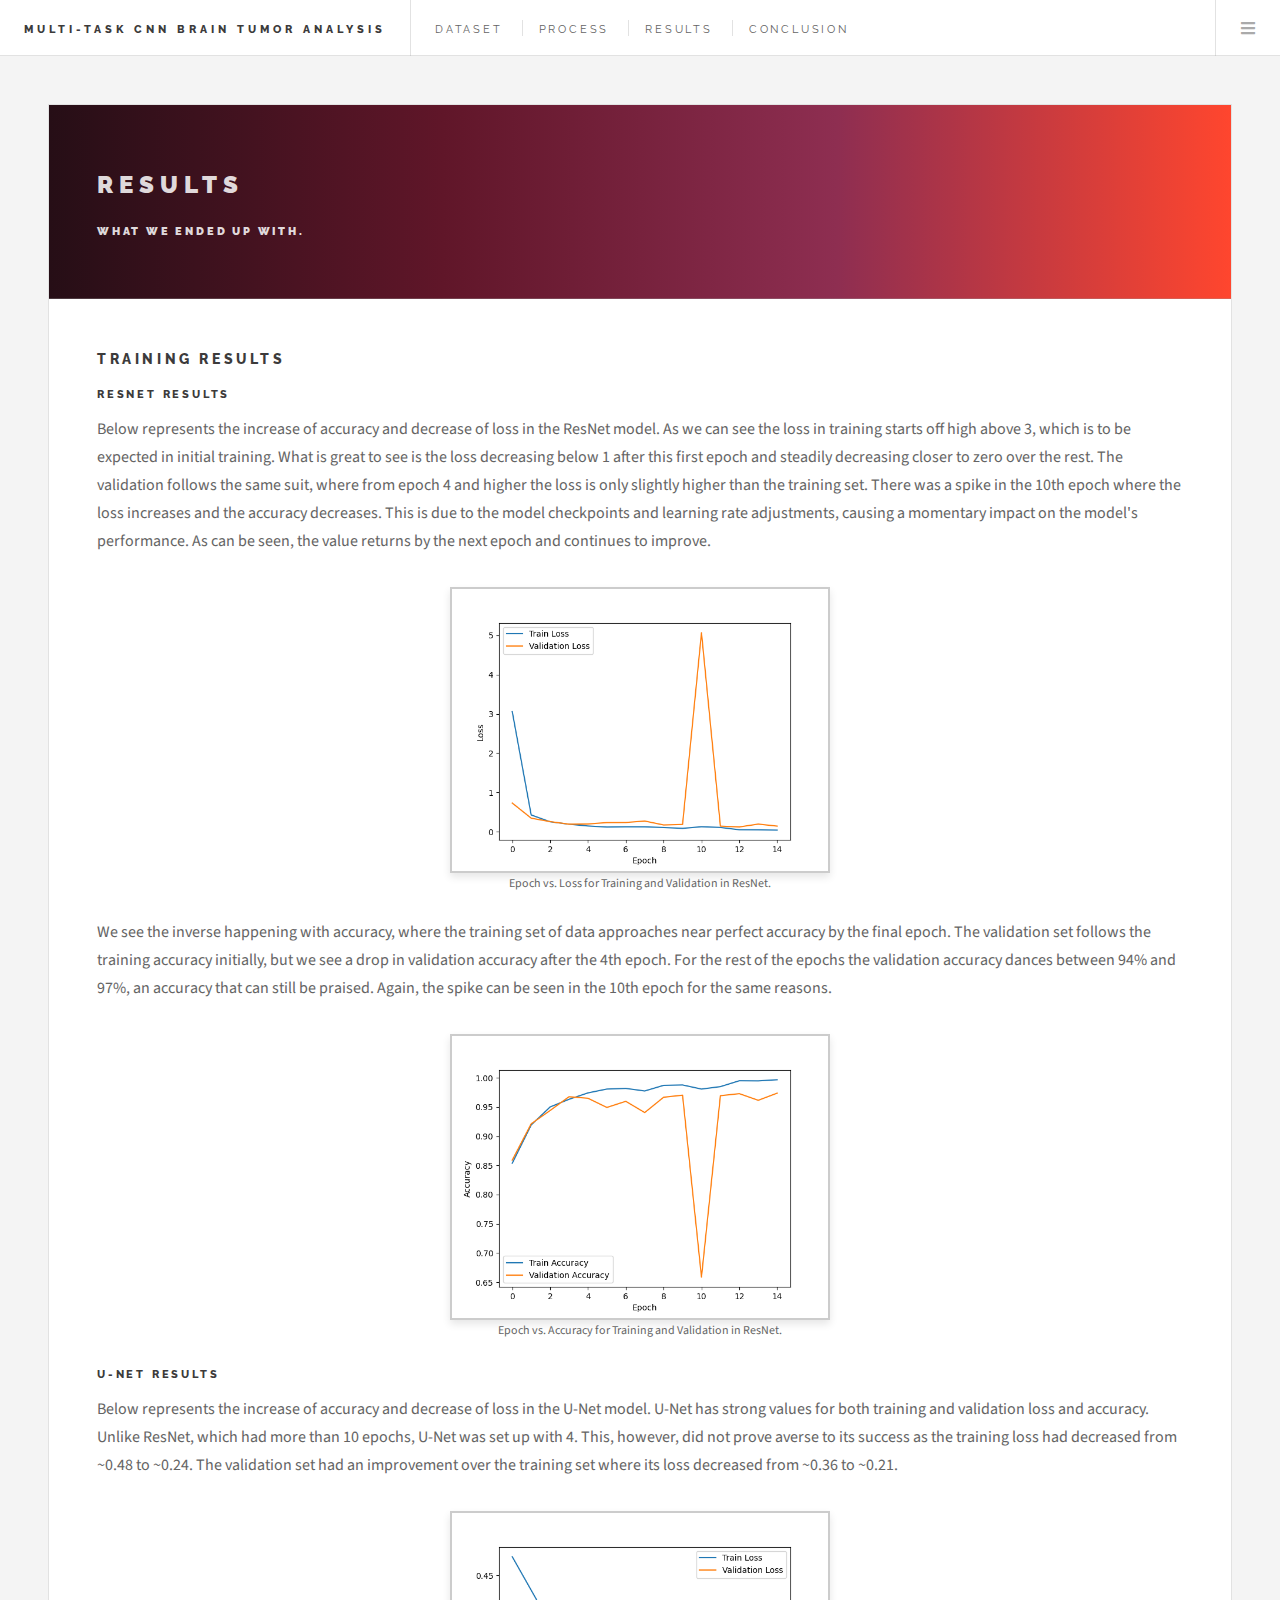
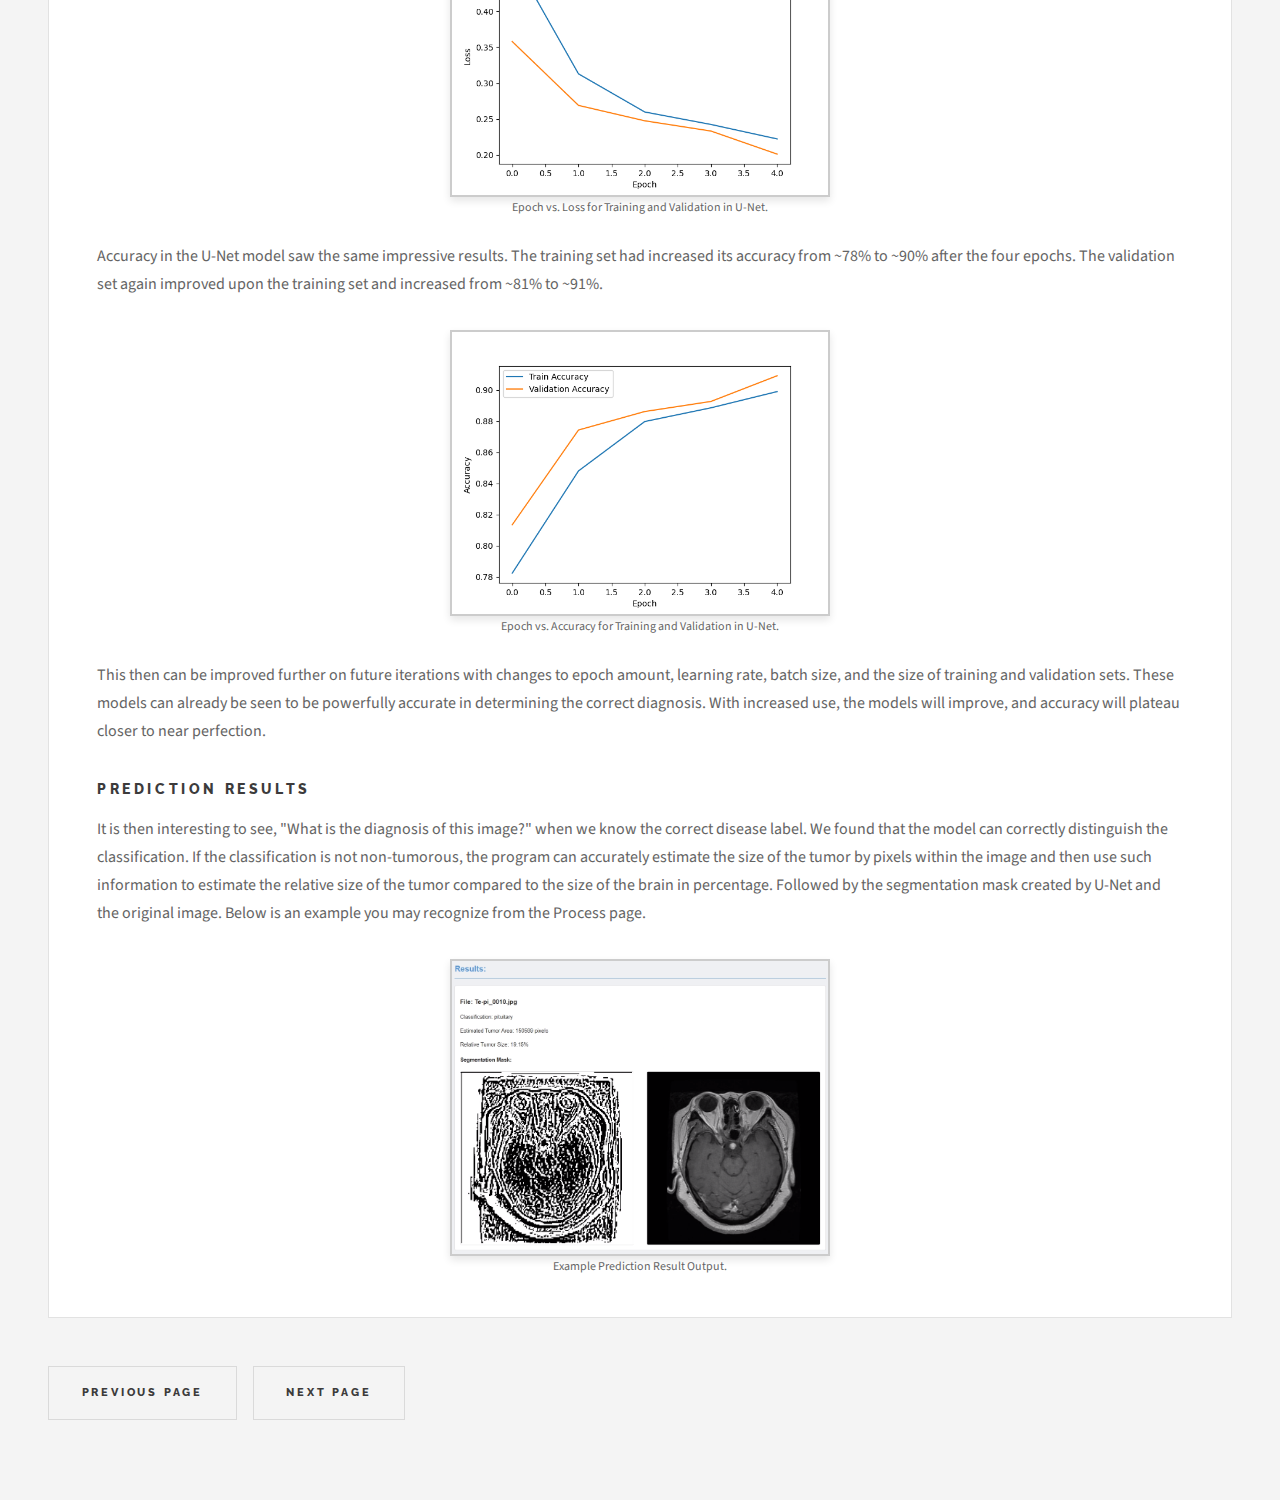
<file: results.html>
<!DOCTYPE HTML>

<html>
	<head>
		<title>Brain Tumor Analysis with Multi-Task CNN</title>
		<meta charset="utf-8" />
		<meta name="viewport" content="width=device-width, initial-scale=1, user-scalable=no" />
		<link rel="stylesheet" href="assets/css/main.css" />
	</head>

	<body class="is-preload">

		<!-- Wrapper -->
			<div id="wrapper">

				<!-- Header -->
					<header id="header">
						<h1><a href="index.html">Multi-Task CNN Brain Tumor Analysis</a></h1>
						<nav class="links">
							<ul>
            					<li><a href="dataset.html">Dataset</a></li>
            					<li><a href="process.html">Process</a></li>
            					<li><a href="results.html">Results</a></li>
            					<li><a href="conclusion.html">Conclusion</a></li>
							</ul>
						</nav>
						<nav class="main">
							<ul>
								<li class="menu">
									<a class="fa-bars" href="#menu">Menu</a>
								</li>
							</ul>
						</nav>
					</header>

				<!-- Menu -->
					<section id="menu">

						<!-- Links -->
							<section>
								<ul class="links">
									<li>
										<a href="dataset.html">
											<h3>Dataset</h3>
										</a>
									</li>
            						<li>
										<a href="process.html">
											<h3>Process</h3>
										</a>
									</li>
            						<li>
										<a href="results.html">
											<h3>Results</h3>
										</a>
									</li>
            						<li>
										<a href="conclusion.html">
											<h3>Conclusion</h3>
										</a>
									</li>
								</ul>
							</section>

						<!-- Actions -->
							<section>
								<ul class="actions stacked">
									<li><a href="https://github.com/KangjianWu/BrainTumorDetection-MRI" class="button large fit">GitHub</a></li>
								</ul>
							</section>

					</section>

				<!-- Main -->
					<div id="main">

						<!-- Post -->
							<article class="post">
								<header>
									<div class="title">
										<h2>Results</h2>
										<p>What we ended up with.</p>
									</div>
								</header>
								<h3>Training Results</h3>
								<h4>ResNet Results</h4>
								<p>
									Below represents the increase of accuracy and decrease of loss in the ResNet model. As we can see 
									the loss in training starts off high above 3, which is to be expected in initial training. What is great 
									to see is the loss decreasing below 1 after this first epoch and steadily decreasing closer to zero over the
									rest. The validation follows the same suit, where from epoch 4 and higher the loss is only slightly 
									higher than the training set. There was a spike in the 10th epoch where the loss increases 
									and the accuracy decreases. This is due to the model checkpoints and learning rate adjustments, causing a momentary
									impact on the model's performance. As can be seen, the value returns by the next epoch and continues to improve.
								</p>
								<img class="align-left" src="images/epoch_v_loss_resnet.png" alt="" style="max-width: 35%; height: auto; display: block; margin: 0 auto; border: 2px solid #ccc; box-shadow: 0 4px 8px rgba(0, 0, 0, 0.1);"/>
								<p class="align-center" style="font-size: 12px;">Epoch vs. Loss for Training and Validation in ResNet.</p>
								<p>
									We see the inverse happening with accuracy, where the training set of data approaches near perfect accuracy by the final epoch.
									The validation set follows the training accuracy initially, but we see a drop in validation accuracy after the 4th epoch. For 
									the rest of the epochs the validation accuracy dances between 94% and 97%, an accuracy that can still be praised. Again, the spike 
									can be seen in the 10th epoch for the same reasons. 
								</p>
								<img class="align-center" src="images/epoch_v_accuracy_resnet.png" alt="" style="max-width: 35%; height: auto; display: block; margin: 0 auto; border: 2px solid #ccc; box-shadow: 0 4px 8px rgba(0, 0, 0, 0.1);"/>
								<p class="align-center" style="font-size: 12px;">Epoch vs. Accuracy for Training and Validation in ResNet.</p>
								<h4>U-Net Results</h4>
								<p>
									Below represents the increase of accuracy and decrease of loss in the U-Net model. 
									U-Net has strong values for both training and validation loss and accuracy. Unlike ResNet, which had more than 10 epochs, U-Net was set up 
									with 4. This, however, did not prove averse to its success as the training loss had decreased from ~0.48 to ~0.24. The validation set 
									had an improvement over the training set where its loss decreased from ~0.36 to ~0.21. 
								</p>
								<img class="align-center" src="images/epoch_v_loss.png" alt="" style="max-width: 35%; height: auto; display: block; margin: 0 auto; border: 2px solid #ccc; box-shadow: 0 4px 8px rgba(0, 0, 0, 0.1);"/>
								<p class="align-center" style="font-size: 12px;">Epoch vs. Loss for Training and Validation in U-Net.</p>
								<p>
									Accuracy in the U-Net model saw the same impressive results. The training set had increased its accuracy from ~78% to ~90% after the four 
									epochs. The validation set again improved upon the training set and increased from ~81% to ~91%. 
								</p>
								<img class="align-center" src="images/epoch_v_accuracy.png" alt="" style="max-width: 35%; height: auto; display: block; margin: 0 auto; border: 2px solid #ccc; box-shadow: 0 4px 8px rgba(0, 0, 0, 0.1);"/>
								<p class="align-center" style="font-size: 12px;">Epoch vs. Accuracy for Training and Validation in U-Net.</p>
								<p>
									This then can be improved further on future iterations with changes to epoch amount, learning rate, batch size, and 
									the size of training and validation sets. These models can already be seen to be powerfully accurate in determining 
									the correct diagnosis. With increased use, the models will improve, and accuracy will plateau closer to near perfection.
								</p>
								<h3>Prediction Results</h3>
								<p>
									It is then interesting to see, "What is the diagnosis of this image?" when we know the correct disease label. We found that 
									the model can correctly distinguish the classification. If the classification is not non-tumorous, the program can accurately 
									estimate the size of the tumor by pixels within the image and then use such information to estimate the relative size of the tumor 
									compared to the size of the brain in percentage. Followed by the segmentation mask created by U-Net and the original image. Below is
									an example you may recognize from the Process page.
								</p>
								<img class="align-center" src="images/result_example.png" alt="" style="max-width: 35%; height: auto; display: block; margin: 0 auto; border: 2px solid #ccc; box-shadow: 0 4px 8px rgba(0, 0, 0, 0.1);"/>
								<p class="align-center" style="font-size: 12px;">Example Prediction Result Output.</p>
							</article>

                            <!-- Pagination -->
							<ul class="actions pagination">
								<li><a href="process.html" class="button large next">Previous Page</a></li>
								<li><a href="conclusion.html" class="button large next">Next Page</a></li>
							</ul>

        <!-- Scripts -->
			<script src="assets/js/jquery.min.js"></script>
			<script src="assets/js/browser.min.js"></script>
			<script src="assets/js/breakpoints.min.js"></script>
			<script src="assets/js/util.js"></script>
			<script src="assets/js/main.js"></script>

	</body>
</html>
</file>
<file: assets/css/main.css>
@import url(fontawesome-all.min.css);
@import url("https://fonts.googleapis.com/css?family=Source+Sans+Pro:400,700|Raleway:400,800,900");

html, body, div, span, applet, object,
iframe, h1, h2, h3, h4, h5, h6, p, blockquote,
pre, a, abbr, acronym, address, big, cite,
code, del, dfn, em, img, ins, kbd, q, s, samp,
small, strike, strong, sub, sup, tt, var, b,
u, i, center, dl, dt, dd, ol, ul, li, fieldset,
form, label, legend, table, caption, tbody,
tfoot, thead, tr, th, td, article, aside,
canvas, details, embed, figure, figcaption,
footer, header, hgroup, menu, nav, output, ruby,
section, summary, time, mark, audio, video {
	margin: 0;
	padding: 0;
	border: 0;
	font-size: 100%;
	font: inherit;
	vertical-align: baseline;}

article, aside, details, figcaption, figure,
footer, header, hgroup, menu, nav, section {
	display: block;}

body {
	line-height: 1;
}

ol, ul {
	list-style: none;
}

blockquote, q {
	quotes: none;
}

	blockquote:before, blockquote:after, q:before, q:after {
		content: '';
		content: none;
	}

table {
	border-collapse: collapse;
	border-spacing: 0;
}

body {
	-webkit-text-size-adjust: none;
}

mark {
	background-color: transparent;
	color: inherit;
}

input::-moz-focus-inner {
	border: 0;
	padding: 0;
}

input, select, textarea {
	-moz-appearance: none;
	-webkit-appearance: none;
	-ms-appearance: none;
	appearance: none;
}

/* Basic */

	@-ms-viewport {
		width: device-width;
	}

	body {
		-ms-overflow-style: scrollbar;
	}

	@media screen and (max-width: 480px) {

		html, body {
			min-width: 320px;
		}

	}

	html {
		box-sizing: border-box;
	}

	*, *:before, *:after {
		box-sizing: inherit;
	}
	
	body {
		background: #f4f4f4;
	}

		body.is-preload *, body.is-preload *:before, body.is-preload *:after {
			-moz-animation: none !important;
			-webkit-animation: none !important;
			-ms-animation: none !important;
			animation: none !important;
			-moz-transition: none !important;
			-webkit-transition: none !important;
			-ms-transition: none !important;
			transition: none !important;
		}

/* Type */

	body, input, select, textarea {
		color: #646464;
		font-family: "Source Sans Pro", Helvetica, sans-serif;
		font-size: 14pt;
		font-weight: 400;
		line-height: 1.75;
	}

		@media screen and (max-width: 1680px) {

			body, input, select, textarea {
				font-size: 12pt;
			}

		}

		@media screen and (max-width: 1280px) {

			body, input, select, textarea {
				font-size: 12pt;
			}

		}

		@media screen and (max-width: 980px) {

			body, input, select, textarea {
				font-size: 12pt;
			}

		}

		@media screen and (max-width: 736px) {

			body, input, select, textarea {
				font-size: 12pt;
			}

		}

		@media screen and (max-width: 480px) {

			body, input, select, textarea {
				font-size: 12pt;
			}

		}

	a {
		-moz-transition: color 0.2s ease, border-bottom-color 0.2s ease;
		-webkit-transition: color 0.2s ease, border-bottom-color 0.2s ease;
		-ms-transition: color 0.2s ease, border-bottom-color 0.2s ease;
		transition: color 0.2s ease, border-bottom-color 0.2s ease;
		border-bottom: dotted 1px rgba(160, 160, 160, 0.65);
		color: inherit;
		text-decoration: none;
	}

		a:before {
			-moz-transition: color 0.2s ease;
			-webkit-transition: color 0.2s ease;
			-ms-transition: color 0.2s ease;
			transition: color 0.2s ease;
		}

		a:hover {
			border-bottom-color: transparent;
			color: #FF462Eff !important;
		}

			a:hover:before {
				color: #FF462Eff !important;
			}

	strong, b {
		color: #3c3b3b;
		font-weight: 700;
	}

	em, i {
		font-style: italic;
	}

	p {
		margin: 0 0 2em 0;
	}

	h1, h2, h3, h4, h5, h6 {
		color: #3c3b3b;
		font-family: "Raleway", Helvetica, sans-serif;
		font-weight: 800;
		letter-spacing: 0.25em;
		line-height: 1.65;
		margin: 0 0 1em 0;
		text-transform: uppercase;
	}

		h1 a, h2 a, h3 a, h4 a, h5 a, h6 a {
			color: inherit;
			border-bottom: 0;
		}

	h2 {
		font-size: 1.1em;
	}

	h3 {
		font-size: 0.9em;
	}

	h4 {
		font-size: 0.7em;
	}

	h5 {
		font-size: 0.7em;
	}

	h6 {
		font-size: 0.7em;
	}

	sub {
		font-size: 0.8em;
		position: relative;
		top: -0.5em;
	}

	sup {
		font-size: 0.8em;
		position: relative;
		top: -0.5em;
	}

	blockquote {
		border-left: solid 4px rgba(160, 160, 160, 0.3);
		font-style: italic;
		margin: 0 0 2em 0;
		padding: 0.5em 0 0.5em 2em;
	}

	code {
		background: rgba(160, 160, 160, 0.075);
		border: solid 1px rgba(160, 160, 160, 0.3);
		font-family: "Courier New", monospace;
		font-size: 0.9em;
		margin: 0 0.25em;
		padding: 0.25em 0.65em;
	}

	pre {
		-webkit-overflow-scrolling: touch;
		font-family: "Courier New", monospace;
		font-size: 0.9em;
		margin: 0 0 2em 0;
	}

		pre code {
			display: block;
			line-height: 1.75em;
			padding: 1em 1.5em;
			overflow-x: auto;
		}

	hr {
		border: 0;
		border-bottom: solid 1px rgba(160, 160, 160, 0.3);
		margin: 2em 0;
	}

		hr.major {
			margin: 3em 0;
		}

	.align-left {
		text-align: left;
	}

	.align-center {
		text-align: center;
	}

	.align-right {
		text-align: right;
	}

/* Row */

	.row {
		display: flex;
		flex-wrap: wrap;
		box-sizing: border-box;
		align-items: stretch;
	}

		.row > * {
			box-sizing: border-box;
		}

		.row.gtr-uniform > * > :last-child {
			margin-bottom: 0;
		}

		.row.aln-left {
			justify-content: flex-start;
		}

		.row.aln-center {
			justify-content: center;
		}

		.row.aln-right {
			justify-content: flex-end;
		}

		.row.aln-top {
			align-items: flex-start;
		}

		.row.aln-middle {
			align-items: center;
		}

		.row.aln-bottom {
			align-items: flex-end;
		}

		.row > .imp {
			order: -1;
		}

		.row > .col-1 {
			width: 8.33333%;
		}

		.row > .off-1 {
			margin-left: 8.33333%;
		}

		.row > .col-2 {
			width: 16.66667%;
		}

		.row > .off-2 {
			margin-left: 16.66667%;
		}

		.row > .col-3 {
			width: 25%;
		}

		.row > .off-3 {
			margin-left: 25%;
		}

		.row > .col-4 {
			width: 33.33333%;
		}

		.row > .off-4 {
			margin-left: 33.33333%;
		}

		.row > .col-5 {
			width: 41.66667%;
		}

		.row > .off-5 {
			margin-left: 41.66667%;
		}

		.row > .col-6 {
			width: 50%;
		}

		.row > .off-6 {
			margin-left: 50%;
		}

		.row > .col-7 {
			width: 58.33333%;
		}

		.row > .off-7 {
			margin-left: 58.33333%;
		}

		.row > .col-8 {
			width: 66.66667%;
		}

		.row > .off-8 {
			margin-left: 66.66667%;
		}

		.row > .col-9 {
			width: 75%;
		}

		.row > .off-9 {
			margin-left: 75%;
		}

		.row > .col-10 {
			width: 83.33333%;
		}

		.row > .off-10 {
			margin-left: 83.33333%;
		}

		.row > .col-11 {
			width: 91.66667%;
		}

		.row > .off-11 {
			margin-left: 91.66667%;
		}

		.row > .col-12 {
			width: 100%;
		}

		.row > .off-12 {
			margin-left: 100%;
		}

		.row.gtr-0 {
			margin-top: 0;
			margin-left: 0em;
		}

			.row.gtr-0 > * {
				padding: 0 0 0 0em;
			}

			.row.gtr-0.gtr-uniform {
				margin-top: 0em;
			}

				.row.gtr-0.gtr-uniform > * {
					padding-top: 0em;
				}

		.row.gtr-25 {
			margin-top: 0;
			margin-left: -0.25em;
		}

			.row.gtr-25 > * {
				padding: 0 0 0 0.25em;
			}

			.row.gtr-25.gtr-uniform {
				margin-top: -0.25em;
			}

				.row.gtr-25.gtr-uniform > * {
					padding-top: 0.25em;
				}

		.row.gtr-50 {
			margin-top: 0;
			margin-left: -0.5em;
		}

			.row.gtr-50 > * {
				padding: 0 0 0 0.5em;
			}

			.row.gtr-50.gtr-uniform {
				margin-top: -0.5em;
			}

				.row.gtr-50.gtr-uniform > * {
					padding-top: 0.5em;
				}

		.row {
			margin-top: 0;
			margin-left: -1em;
		}

			.row > * {
				padding: 0 0 0 1em;
			}

			.row.gtr-uniform {
				margin-top: -1em;
			}

				.row.gtr-uniform > * {
					padding-top: 1em;
				}

		.row.gtr-150 {
			margin-top: 0;
			margin-left: -1.5em;
		}

			.row.gtr-150 > * {
				padding: 0 0 0 1.5em;
			}

			.row.gtr-150.gtr-uniform {
				margin-top: -1.5em;
			}

				.row.gtr-150.gtr-uniform > * {
					padding-top: 1.5em;
				}

		.row.gtr-200 {
			margin-top: 0;
			margin-left: -2em;
		}

			.row.gtr-200 > * {
				padding: 0 0 0 2em;
			}

			.row.gtr-200.gtr-uniform {
				margin-top: -2em;
			}

				.row.gtr-200.gtr-uniform > * {
					padding-top: 2em;
				}

		@media screen and (max-width: 1680px) {

			.row {
				display: flex;
				flex-wrap: wrap;
				box-sizing: border-box;
				align-items: stretch;
			}

				.row > * {
					box-sizing: border-box;
				}

				.row.gtr-uniform > * > :last-child {
					margin-bottom: 0;
				}

				.row.aln-left {
					justify-content: flex-start;
				}

				.row.aln-center {
					justify-content: center;
				}

				.row.aln-right {
					justify-content: flex-end;
				}

				.row.aln-top {
					align-items: flex-start;
				}

				.row.aln-middle {
					align-items: center;
				}

				.row.aln-bottom {
					align-items: flex-end;
				}

				.row > .imp-xlarge {
					order: -1;
				}

				.row > .col-1-xlarge {
					width: 8.33333%;
				}

				.row > .off-1-xlarge {
					margin-left: 8.33333%;
				}

				.row > .col-2-xlarge {
					width: 16.66667%;
				}

				.row > .off-2-xlarge {
					margin-left: 16.66667%;
				}

				.row > .col-3-xlarge {
					width: 25%;
				}

				.row > .off-3-xlarge {
					margin-left: 25%;
				}

				.row > .col-4-xlarge {
					width: 33.33333%;
				}

				.row > .off-4-xlarge {
					margin-left: 33.33333%;
				}

				.row > .col-5-xlarge {
					width: 41.66667%;
				}

				.row > .off-5-xlarge {
					margin-left: 41.66667%;
				}

				.row > .col-6-xlarge {
					width: 50%;
				}

				.row > .off-6-xlarge {
					margin-left: 50%;
				}

				.row > .col-7-xlarge {
					width: 58.33333%;
				}

				.row > .off-7-xlarge {
					margin-left: 58.33333%;
				}

				.row > .col-8-xlarge {
					width: 66.66667%;
				}

				.row > .off-8-xlarge {
					margin-left: 66.66667%;
				}

				.row > .col-9-xlarge {
					width: 75%;
				}

				.row > .off-9-xlarge {
					margin-left: 75%;
				}

				.row > .col-10-xlarge {
					width: 83.33333%;
				}

				.row > .off-10-xlarge {
					margin-left: 83.33333%;
				}

				.row > .col-11-xlarge {
					width: 91.66667%;
				}

				.row > .off-11-xlarge {
					margin-left: 91.66667%;
				}

				.row > .col-12-xlarge {
					width: 100%;
				}

				.row > .off-12-xlarge {
					margin-left: 100%;
				}

				.row.gtr-0 {
					margin-top: 0;
					margin-left: 0em;
				}

					.row.gtr-0 > * {
						padding: 0 0 0 0em;
					}

					.row.gtr-0.gtr-uniform {
						margin-top: 0em;
					}

						.row.gtr-0.gtr-uniform > * {
							padding-top: 0em;
						}

				.row.gtr-25 {
					margin-top: 0;
					margin-left: -0.25em;
				}

					.row.gtr-25 > * {
						padding: 0 0 0 0.25em;
					}

					.row.gtr-25.gtr-uniform {
						margin-top: -0.25em;
					}

						.row.gtr-25.gtr-uniform > * {
							padding-top: 0.25em;
						}

				.row.gtr-50 {
					margin-top: 0;
					margin-left: -0.5em;
				}

					.row.gtr-50 > * {
						padding: 0 0 0 0.5em;
					}

					.row.gtr-50.gtr-uniform {
						margin-top: -0.5em;
					}

						.row.gtr-50.gtr-uniform > * {
							padding-top: 0.5em;
						}

				.row {
					margin-top: 0;
					margin-left: -1em;
				}

					.row > * {
						padding: 0 0 0 1em;
					}

					.row.gtr-uniform {
						margin-top: -1em;
					}

						.row.gtr-uniform > * {
							padding-top: 1em;
						}

				.row.gtr-150 {
					margin-top: 0;
					margin-left: -1.5em;
				}

					.row.gtr-150 > * {
						padding: 0 0 0 1.5em;
					}

					.row.gtr-150.gtr-uniform {
						margin-top: -1.5em;
					}

						.row.gtr-150.gtr-uniform > * {
							padding-top: 1.5em;
						}

				.row.gtr-200 {
					margin-top: 0;
					margin-left: -2em;
				}

					.row.gtr-200 > * {
						padding: 0 0 0 2em;
					}

					.row.gtr-200.gtr-uniform {
						margin-top: -2em;
					}

						.row.gtr-200.gtr-uniform > * {
							padding-top: 2em;
						}

		}

		@media screen and (max-width: 1280px) {

			.row {
				display: flex;
				flex-wrap: wrap;
				box-sizing: border-box;
				align-items: stretch;
			}

				.row > * {
					box-sizing: border-box;
				}

				.row.gtr-uniform > * > :last-child {
					margin-bottom: 0;
				}

				.row.aln-left {
					justify-content: flex-start;
				}

				.row.aln-center {
					justify-content: center;
				}

				.row.aln-right {
					justify-content: flex-end;
				}

				.row.aln-top {
					align-items: flex-start;
				}

				.row.aln-middle {
					align-items: center;
				}

				.row.aln-bottom {
					align-items: flex-end;
				}

				.row > .imp-large {
					order: -1;
				}

				.row > .col-1-large {
					width: 8.33333%;
				}

				.row > .off-1-large {
					margin-left: 8.33333%;
				}

				.row > .col-2-large {
					width: 16.66667%;
				}

				.row > .off-2-large {
					margin-left: 16.66667%;
				}

				.row > .col-3-large {
					width: 25%;
				}

				.row > .off-3-large {
					margin-left: 25%;
				}

				.row > .col-4-large {
					width: 33.33333%;
				}

				.row > .off-4-large {
					margin-left: 33.33333%;
				}

				.row > .col-5-large {
					width: 41.66667%;
				}

				.row > .off-5-large {
					margin-left: 41.66667%;
				}

				.row > .col-6-large {
					width: 50%;
				}

				.row > .off-6-large {
					margin-left: 50%;
				}

				.row > .col-7-large {
					width: 58.33333%;
				}

				.row > .off-7-large {
					margin-left: 58.33333%;
				}

				.row > .col-8-large {
					width: 66.66667%;
				}

				.row > .off-8-large {
					margin-left: 66.66667%;
				}

				.row > .col-9-large {
					width: 75%;
				}

				.row > .off-9-large {
					margin-left: 75%;
				}

				.row > .col-10-large {
					width: 83.33333%;
				}

				.row > .off-10-large {
					margin-left: 83.33333%;
				}

				.row > .col-11-large {
					width: 91.66667%;
				}

				.row > .off-11-large {
					margin-left: 91.66667%;
				}

				.row > .col-12-large {
					width: 100%;
				}

				.row > .off-12-large {
					margin-left: 100%;
				}

				.row.gtr-0 {
					margin-top: 0;
					margin-left: 0em;
				}

					.row.gtr-0 > * {
						padding: 0 0 0 0em;
					}

					.row.gtr-0.gtr-uniform {
						margin-top: 0em;
					}

						.row.gtr-0.gtr-uniform > * {
							padding-top: 0em;
						}

				.row.gtr-25 {
					margin-top: 0;
					margin-left: -0.25em;
				}

					.row.gtr-25 > * {
						padding: 0 0 0 0.25em;
					}

					.row.gtr-25.gtr-uniform {
						margin-top: -0.25em;
					}

						.row.gtr-25.gtr-uniform > * {
							padding-top: 0.25em;
						}

				.row.gtr-50 {
					margin-top: 0;
					margin-left: -0.5em;
				}

					.row.gtr-50 > * {
						padding: 0 0 0 0.5em;
					}

					.row.gtr-50.gtr-uniform {
						margin-top: -0.5em;
					}

						.row.gtr-50.gtr-uniform > * {
							padding-top: 0.5em;
						}

				.row {
					margin-top: 0;
					margin-left: -1em;
				}

					.row > * {
						padding: 0 0 0 1em;
					}

					.row.gtr-uniform {
						margin-top: -1em;
					}

						.row.gtr-uniform > * {
							padding-top: 1em;
						}

				.row.gtr-150 {
					margin-top: 0;
					margin-left: -1.5em;
				}

					.row.gtr-150 > * {
						padding: 0 0 0 1.5em;
					}

					.row.gtr-150.gtr-uniform {
						margin-top: -1.5em;
					}

						.row.gtr-150.gtr-uniform > * {
							padding-top: 1.5em;
						}

				.row.gtr-200 {
					margin-top: 0;
					margin-left: -2em;
				}

					.row.gtr-200 > * {
						padding: 0 0 0 2em;
					}

					.row.gtr-200.gtr-uniform {
						margin-top: -2em;
					}

						.row.gtr-200.gtr-uniform > * {
							padding-top: 2em;
						}

		}

		@media screen and (max-width: 980px) {

			.row {
				display: flex;
				flex-wrap: wrap;
				box-sizing: border-box;
				align-items: stretch;
			}

				.row > * {
					box-sizing: border-box;
				}

				.row.gtr-uniform > * > :last-child {
					margin-bottom: 0;
				}

				.row.aln-left {
					justify-content: flex-start;
				}

				.row.aln-center {
					justify-content: center;
				}

				.row.aln-right {
					justify-content: flex-end;
				}

				.row.aln-top {
					align-items: flex-start;
				}

				.row.aln-middle {
					align-items: center;
				}

				.row.aln-bottom {
					align-items: flex-end;
				}

				.row > .imp-medium {
					order: -1;
				}

				.row > .col-1-medium {
					width: 8.33333%;
				}

				.row > .off-1-medium {
					margin-left: 8.33333%;
				}

				.row > .col-2-medium {
					width: 16.66667%;
				}

				.row > .off-2-medium {
					margin-left: 16.66667%;
				}

				.row > .col-3-medium {
					width: 25%;
				}

				.row > .off-3-medium {
					margin-left: 25%;
				}

				.row > .col-4-medium {
					width: 33.33333%;
				}

				.row > .off-4-medium {
					margin-left: 33.33333%;
				}

				.row > .col-5-medium {
					width: 41.66667%;
				}

				.row > .off-5-medium {
					margin-left: 41.66667%;
				}

				.row > .col-6-medium {
					width: 50%;
				}

				.row > .off-6-medium {
					margin-left: 50%;
				}

				.row > .col-7-medium {
					width: 58.33333%;
				}

				.row > .off-7-medium {
					margin-left: 58.33333%;
				}

				.row > .col-8-medium {
					width: 66.66667%;
				}

				.row > .off-8-medium {
					margin-left: 66.66667%;
				}

				.row > .col-9-medium {
					width: 75%;
				}

				.row > .off-9-medium {
					margin-left: 75%;
				}

				.row > .col-10-medium {
					width: 83.33333%;
				}

				.row > .off-10-medium {
					margin-left: 83.33333%;
				}

				.row > .col-11-medium {
					width: 91.66667%;
				}

				.row > .off-11-medium {
					margin-left: 91.66667%;
				}

				.row > .col-12-medium {
					width: 100%;
				}

				.row > .off-12-medium {
					margin-left: 100%;
				}

				.row.gtr-0 {
					margin-top: 0;
					margin-left: 0em;
				}

					.row.gtr-0 > * {
						padding: 0 0 0 0em;
					}

					.row.gtr-0.gtr-uniform {
						margin-top: 0em;
					}

						.row.gtr-0.gtr-uniform > * {
							padding-top: 0em;
						}

				.row.gtr-25 {
					margin-top: 0;
					margin-left: -0.25em;
				}

					.row.gtr-25 > * {
						padding: 0 0 0 0.25em;
					}

					.row.gtr-25.gtr-uniform {
						margin-top: -0.25em;
					}

						.row.gtr-25.gtr-uniform > * {
							padding-top: 0.25em;
						}

				.row.gtr-50 {
					margin-top: 0;
					margin-left: -0.5em;
				}

					.row.gtr-50 > * {
						padding: 0 0 0 0.5em;
					}

					.row.gtr-50.gtr-uniform {
						margin-top: -0.5em;
					}

						.row.gtr-50.gtr-uniform > * {
							padding-top: 0.5em;
						}

				.row {
					margin-top: 0;
					margin-left: -1em;
				}

					.row > * {
						padding: 0 0 0 1em;
					}

					.row.gtr-uniform {
						margin-top: -1em;
					}

						.row.gtr-uniform > * {
							padding-top: 1em;
						}

				.row.gtr-150 {
					margin-top: 0;
					margin-left: -1.5em;
				}

					.row.gtr-150 > * {
						padding: 0 0 0 1.5em;
					}

					.row.gtr-150.gtr-uniform {
						margin-top: -1.5em;
					}

						.row.gtr-150.gtr-uniform > * {
							padding-top: 1.5em;
						}

				.row.gtr-200 {
					margin-top: 0;
					margin-left: -2em;
				}

					.row.gtr-200 > * {
						padding: 0 0 0 2em;
					}

					.row.gtr-200.gtr-uniform {
						margin-top: -2em;
					}

						.row.gtr-200.gtr-uniform > * {
							padding-top: 2em;
						}

		}

		@media screen and (max-width: 736px) {

			.row {
				display: flex;
				flex-wrap: wrap;
				box-sizing: border-box;
				align-items: stretch;
			}

				.row > * {
					box-sizing: border-box;
				}

				.row.gtr-uniform > * > :last-child {
					margin-bottom: 0;
				}

				.row.aln-left {
					justify-content: flex-start;
				}

				.row.aln-center {
					justify-content: center;
				}

				.row.aln-right {
					justify-content: flex-end;
				}

				.row.aln-top {
					align-items: flex-start;
				}

				.row.aln-middle {
					align-items: center;
				}

				.row.aln-bottom {
					align-items: flex-end;
				}

				.row > .imp-small {
					order: -1;
				}

				.row > .col-1-small {
					width: 8.33333%;
				}

				.row > .off-1-small {
					margin-left: 8.33333%;
				}

				.row > .col-2-small {
					width: 16.66667%;
				}

				.row > .off-2-small {
					margin-left: 16.66667%;
				}

				.row > .col-3-small {
					width: 25%;
				}

				.row > .off-3-small {
					margin-left: 25%;
				}

				.row > .col-4-small {
					width: 33.33333%;
				}

				.row > .off-4-small {
					margin-left: 33.33333%;
				}

				.row > .col-5-small {
					width: 41.66667%;
				}

				.row > .off-5-small {
					margin-left: 41.66667%;
				}

				.row > .col-6-small {
					width: 50%;
				}

				.row > .off-6-small {
					margin-left: 50%;
				}

				.row > .col-7-small {
					width: 58.33333%;
				}

				.row > .off-7-small {
					margin-left: 58.33333%;
				}

				.row > .col-8-small {
					width: 66.66667%;
				}

				.row > .off-8-small {
					margin-left: 66.66667%;
				}

				.row > .col-9-small {
					width: 75%;
				}

				.row > .off-9-small {
					margin-left: 75%;
				}

				.row > .col-10-small {
					width: 83.33333%;
				}

				.row > .off-10-small {
					margin-left: 83.33333%;
				}

				.row > .col-11-small {
					width: 91.66667%;
				}

				.row > .off-11-small {
					margin-left: 91.66667%;
				}

				.row > .col-12-small {
					width: 100%;
				}

				.row > .off-12-small {
					margin-left: 100%;
				}

				.row.gtr-0 {
					margin-top: 0;
					margin-left: 0em;
				}

					.row.gtr-0 > * {
						padding: 0 0 0 0em;
					}

					.row.gtr-0.gtr-uniform {
						margin-top: 0em;
					}

						.row.gtr-0.gtr-uniform > * {
							padding-top: 0em;
						}

				.row.gtr-25 {
					margin-top: 0;
					margin-left: -0.25em;
				}

					.row.gtr-25 > * {
						padding: 0 0 0 0.25em;
					}

					.row.gtr-25.gtr-uniform {
						margin-top: -0.25em;
					}

						.row.gtr-25.gtr-uniform > * {
							padding-top: 0.25em;
						}

				.row.gtr-50 {
					margin-top: 0;
					margin-left: -0.5em;
				}

					.row.gtr-50 > * {
						padding: 0 0 0 0.5em;
					}

					.row.gtr-50.gtr-uniform {
						margin-top: -0.5em;
					}

						.row.gtr-50.gtr-uniform > * {
							padding-top: 0.5em;
						}

				.row {
					margin-top: 0;
					margin-left: -1em;
				}

					.row > * {
						padding: 0 0 0 1em;
					}

					.row.gtr-uniform {
						margin-top: -1em;
					}

						.row.gtr-uniform > * {
							padding-top: 1em;
						}

				.row.gtr-150 {
					margin-top: 0;
					margin-left: -1.5em;
				}

					.row.gtr-150 > * {
						padding: 0 0 0 1.5em;
					}

					.row.gtr-150.gtr-uniform {
						margin-top: -1.5em;
					}

						.row.gtr-150.gtr-uniform > * {
							padding-top: 1.5em;
						}

				.row.gtr-200 {
					margin-top: 0;
					margin-left: -2em;
				}

					.row.gtr-200 > * {
						padding: 0 0 0 2em;
					}

					.row.gtr-200.gtr-uniform {
						margin-top: -2em;
					}

						.row.gtr-200.gtr-uniform > * {
							padding-top: 2em;
						}

		}

		@media screen and (max-width: 480px) {

			.row {
				display: flex;
				flex-wrap: wrap;
				box-sizing: border-box;
				align-items: stretch;
			}

				.row > * {
					box-sizing: border-box;
				}

				.row.gtr-uniform > * > :last-child {
					margin-bottom: 0;
				}

				.row.aln-left {
					justify-content: flex-start;
				}

				.row.aln-center {
					justify-content: center;
				}

				.row.aln-right {
					justify-content: flex-end;
				}

				.row.aln-top {
					align-items: flex-start;
				}

				.row.aln-middle {
					align-items: center;
				}

				.row.aln-bottom {
					align-items: flex-end;
				}

				.row > .imp-xsmall {
					order: -1;
				}

				.row > .col-1-xsmall {
					width: 8.33333%;
				}

				.row > .off-1-xsmall {
					margin-left: 8.33333%;
				}

				.row > .col-2-xsmall {
					width: 16.66667%;
				}

				.row > .off-2-xsmall {
					margin-left: 16.66667%;
				}

				.row > .col-3-xsmall {
					width: 25%;
				}

				.row > .off-3-xsmall {
					margin-left: 25%;
				}

				.row > .col-4-xsmall {
					width: 33.33333%;
				}

				.row > .off-4-xsmall {
					margin-left: 33.33333%;
				}

				.row > .col-5-xsmall {
					width: 41.66667%;
				}

				.row > .off-5-xsmall {
					margin-left: 41.66667%;
				}

				.row > .col-6-xsmall {
					width: 50%;
				}

				.row > .off-6-xsmall {
					margin-left: 50%;
				}

				.row > .col-7-xsmall {
					width: 58.33333%;
				}

				.row > .off-7-xsmall {
					margin-left: 58.33333%;
				}

				.row > .col-8-xsmall {
					width: 66.66667%;
				}

				.row > .off-8-xsmall {
					margin-left: 66.66667%;
				}

				.row > .col-9-xsmall {
					width: 75%;
				}

				.row > .off-9-xsmall {
					margin-left: 75%;
				}

				.row > .col-10-xsmall {
					width: 83.33333%;
				}

				.row > .off-10-xsmall {
					margin-left: 83.33333%;
				}

				.row > .col-11-xsmall {
					width: 91.66667%;
				}

				.row > .off-11-xsmall {
					margin-left: 91.66667%;
				}

				.row > .col-12-xsmall {
					width: 100%;
				}

				.row > .off-12-xsmall {
					margin-left: 100%;
				}

				.row.gtr-0 {
					margin-top: 0;
					margin-left: 0em;
				}

					.row.gtr-0 > * {
						padding: 0 0 0 0em;
					}

					.row.gtr-0.gtr-uniform {
						margin-top: 0em;
					}

						.row.gtr-0.gtr-uniform > * {
							padding-top: 0em;
						}

				.row.gtr-25 {
					margin-top: 0;
					margin-left: -0.25em;
				}

					.row.gtr-25 > * {
						padding: 0 0 0 0.25em;
					}

					.row.gtr-25.gtr-uniform {
						margin-top: -0.25em;
					}

						.row.gtr-25.gtr-uniform > * {
							padding-top: 0.25em;
						}

				.row.gtr-50 {
					margin-top: 0;
					margin-left: -0.5em;
				}

					.row.gtr-50 > * {
						padding: 0 0 0 0.5em;
					}

					.row.gtr-50.gtr-uniform {
						margin-top: -0.5em;
					}

						.row.gtr-50.gtr-uniform > * {
							padding-top: 0.5em;
						}

				.row {
					margin-top: 0;
					margin-left: -1em;
				}

					.row > * {
						padding: 0 0 0 1em;
					}

					.row.gtr-uniform {
						margin-top: -1em;
					}

						.row.gtr-uniform > * {
							padding-top: 1em;
						}

				.row.gtr-150 {
					margin-top: 0;
					margin-left: -1.5em;
				}

					.row.gtr-150 > * {
						padding: 0 0 0 1.5em;
					}

					.row.gtr-150.gtr-uniform {
						margin-top: -1.5em;
					}

						.row.gtr-150.gtr-uniform > * {
							padding-top: 1.5em;
						}

				.row.gtr-200 {
					margin-top: 0;
					margin-left: -2em;
				}

					.row.gtr-200 > * {
						padding: 0 0 0 2em;
					}

					.row.gtr-200.gtr-uniform {
						margin-top: -2em;
					}

						.row.gtr-200.gtr-uniform > * {
							padding-top: 2em;
						}

		}

/* Author */

	.author {
		display: -moz-flex;
		display: -webkit-flex;
		display: -ms-flex;
		display: flex;
		-moz-flex-direction: row;
		-webkit-flex-direction: row;
		-ms-flex-direction: row;
		flex-direction: row;
		-moz-align-items: center;
		-webkit-align-items: center;
		-ms-align-items: center;
		align-items: center;
		-moz-justify-content: -moz-flex-end;
		-webkit-justify-content: -webkit-flex-end;
		-ms-justify-content: -ms-flex-end;
		justify-content: flex-end;
		border-bottom: 0;
		font-family: "Raleway", Helvetica, sans-serif;
		font-size: 0.6em;
		font-weight: 400;
		letter-spacing: 0.25em;
		text-transform: uppercase;
		white-space: nowrap;
	}

		.author .name {
			-moz-transition: border-bottom-color 0.2s ease;
			-webkit-transition: border-bottom-color 0.2s ease;
			-ms-transition: border-bottom-color 0.2s ease;
			transition: border-bottom-color 0.2s ease;
			display: block;
			margin: 0 1.5em 0 0;
			color:rgb(255, 255, 255);
		}

		.author img {
			border-radius: 100%;
			display: block;
			width: 4em;
		}

		.author:hover .name {
			border-bottom-color: transparent;
		}

/* Blurb */

	.blurb h2 {
		font-size: 0.8em;
		margin: 0 0 1.5em 0;
	}

	.blurb h3 {
		font-size: 0.7em;
	}

	.blurb p {
		font-size: 0.9em;
	}

/* Box */

	.box {
		border: solid 1px rgba(160, 160, 160, 0.3);
		margin-bottom: 2em;
		padding: 1.5em;
	}

		.box > :last-child,
		.box > :last-child > :last-child,
		.box > :last-child > :last-child > :last-child {
			margin-bottom: 0;
		}

		.box.alt {
			border: 0;
			border-radius: 0;
			padding: 0;
		}

/* Button */

	input[type="submit"],
	input[type="reset"],
	input[type="button"],
	button,
	.button {
		-moz-appearance: none;
		-webkit-appearance: none;
		-ms-appearance: none;
		appearance: none;
		-moz-transition: background-color 0.2s ease, box-shadow 0.2s ease, color 0.2s ease;
		-webkit-transition: background-color 0.2s ease, box-shadow 0.2s ease, color 0.2s ease;
		-ms-transition: background-color 0.2s ease, box-shadow 0.2s ease, color 0.2s ease;
		transition: background-color 0.2s ease, box-shadow 0.2s ease, color 0.2s ease;
		background-color: transparent;
		border: 0;
		box-shadow: inset 0 0 0 1px rgba(160, 160, 160, 0.3);
		color: #3c3b3b !important;
		cursor: pointer;
		display: inline-block;
		font-family: "Raleway", Helvetica, sans-serif;
		font-size: 0.6em;
		font-weight: 800;
		height: 4.8125em;
		letter-spacing: 0.25em;
		line-height: 4.8125em;
		padding: 0 2.5em;
		text-align: center;
		text-decoration: none;
		text-transform: uppercase;
		white-space: nowrap;
	}

		input[type="submit"]:hover,
		input[type="reset"]:hover,
		input[type="button"]:hover,
		button:hover,
		.button:hover {
			box-shadow: inset 0 0 0 1px rgb(0, 0, 0);
			background-color: rgb(93, 15, 33);
			color: white !important;
		}

			input[type="submit"]:hover:active,
			input[type="reset"]:hover:active,
			input[type="button"]:hover:active,
			button:hover:active,
			.button:hover:active {
				background-color: rgba(46, 186, 174, 0.05);
			}

		input[type="submit"]:before, input[type="submit"]:after,
		input[type="reset"]:before,
		input[type="reset"]:after,
		input[type="button"]:before,
		input[type="button"]:after,
		button:before,
		button:after,
		.button:before,
		.button:after {
			color: #aaaaaa;
			position: relative;
		}

		input[type="submit"]:before,
		input[type="reset"]:before,
		input[type="button"]:before,
		button:before,
		.button:before {
			left: -1em;
			padding: 0 0 0 0.75em;
		}

		input[type="submit"]:after,
		input[type="reset"]:after,
		input[type="button"]:after,
		button:after,
		.button:after {
			left: 1em;
			padding: 0 0.75em 0 0;
		}

		input[type="submit"].fit,
		input[type="reset"].fit,
		input[type="button"].fit,
		button.fit,
		.button.fit {
			width: 100%;
		}

		input[type="submit"].large,
		input[type="reset"].large,
		input[type="button"].large,
		button.large,
		.button.large {
			font-size: 0.7em;
			padding: 0 3em;
		}

		input[type="submit"].small,
		input[type="reset"].small,
		input[type="button"].small,
		button.small,
		.button.small {
			font-size: 0.5em;
		}

		input[type="submit"].disabled, input[type="submit"]:disabled,
		input[type="reset"].disabled,
		input[type="reset"]:disabled,
		input[type="button"].disabled,
		input[type="button"]:disabled,
		button.disabled,
		button:disabled,
		.button.disabled,
		.button:disabled {
			pointer-events: none;
			color: rgba(160, 160, 160, 0.3) !important;
		}

			input[type="submit"].disabled:before, input[type="submit"]:disabled:before,
			input[type="reset"].disabled:before,
			input[type="reset"]:disabled:before,
			input[type="button"].disabled:before,
			input[type="button"]:disabled:before,
			button.disabled:before,
			button:disabled:before,
			.button.disabled:before,
			.button:disabled:before {
				color: rgba(160, 160, 160, 0.3) !important;
			}

/* Form */

	form {
		margin: 0 0 2em 0;
	}

		form.search {
			text-decoration: none;
			position: relative;
		}

			form.search:before {
				-moz-osx-font-smoothing: grayscale;
				-webkit-font-smoothing: antialiased;
				display: inline-block;
				font-style: normal;
				font-variant: normal;
				text-rendering: auto;
				line-height: 1;
				text-transform: none !important;
				font-family: 'Font Awesome 5 Free';
				font-weight: 900;
			}

			form.search:before {
				color: #aaaaaa;
				content: '\f002';
				display: block;
				height: 2.75em;
				left: 0;
				line-height: 2.75em;
				position: absolute;
				text-align: center;
				top: 0;
				width: 2.5em;
			}

			form.search > input:first-child {
				padding-left: 2.5em;
			}

	label {
		color: #3c3b3b;
		display: block;
		font-size: 0.9em;
		font-weight: 700;
		margin: 0 0 1em 0;
	}

	input[type="text"],
	input[type="password"],
	input[type="email"],
	input[type="tel"],
	select,
	textarea {
		-moz-appearance: none;
		-webkit-appearance: none;
		-ms-appearance: none;
		appearance: none;
		background: rgba(160, 160, 160, 0.075);
		border: none;
		border: solid 1px rgba(160, 160, 160, 0.3);
		border-radius: 0;
		color: inherit;
		display: block;
		outline: 0;
		padding: 0 1em;
		text-decoration: none;
		width: 100%;
	}

		input[type="text"]:invalid,
		input[type="password"]:invalid,
		input[type="email"]:invalid,
		input[type="tel"]:invalid,
		select:invalid,
		textarea:invalid {
			box-shadow: none;
		}

		input[type="text"]:focus,
		input[type="password"]:focus,
		input[type="email"]:focus,
		input[type="tel"]:focus,
		select:focus,
		textarea:focus {
			border-color: #FF462Eff;
			box-shadow: inset 0 0 0 1px #FF462Eff;
		}

	.select-wrapper {
		text-decoration: none;
		display: block;
		position: relative;
	}

		.select-wrapper:before {
			-moz-osx-font-smoothing: grayscale;
			-webkit-font-smoothing: antialiased;
			display: inline-block;
			font-style: normal;
			font-variant: normal;
			text-rendering: auto;
			line-height: 1;
			text-transform: none !important;
			font-family: 'Font Awesome 5 Free';
			font-weight: 900;
		}

		.select-wrapper:before {
			color: rgba(160, 160, 160, 0.3);
			content: '\f078';
			display: block;
			height: 2.75em;
			line-height: 2.75em;
			pointer-events: none;
			position: absolute;
			right: 0;
			text-align: center;
			top: 0;
			width: 2.75em;
		}

		.select-wrapper select::-ms-expand {
			display: none;
		}

	select {
		background-image: url("data:image/svg+xml;charset=utf8,%3Csvg xmlns='http://www.w3.org/2000/svg' width='40' height='40' preserveAspectRatio='none' viewBox='0 0 40 40'%3E%3Cpath d='M9.4,12.3l10.4,10.4l10.4-10.4c0.2-0.2,0.5-0.4,0.9-0.4c0.3,0,0.6,0.1,0.9,0.4l3.3,3.3c0.2,0.2,0.4,0.5,0.4,0.9 c0,0.4-0.1,0.6-0.4,0.9L20.7,31.9c-0.2,0.2-0.5,0.4-0.9,0.4c-0.3,0-0.6-0.1-0.9-0.4L4.3,17.3c-0.2-0.2-0.4-0.5-0.4-0.9 c0-0.4,0.1-0.6,0.4-0.9l3.3-3.3c0.2-0.2,0.5-0.4,0.9-0.4S9.1,12.1,9.4,12.3z' fill='rgba(160, 160, 160, 0.3)' /%3E%3C/svg%3E");
		background-size: 1.25rem;
		background-repeat: no-repeat;
		background-position: calc(100% - 1rem) center;
		height: 2.75em;
		padding-right: 2.75em;
		text-overflow: ellipsis;
	}

		select option {
			color: #3c3b3b;
			background: #ffffff;
		}

		select:focus::-ms-value {
			background-color: transparent;
		}

		select::-ms-expand {
			display: none;
		}

	input[type="text"],
	input[type="password"],
	input[type="email"],
	select {
		height: 2.75em;
	}

	textarea {
		padding: 0.75em 1em;
	}

	input[type="checkbox"],
	input[type="radio"] {
		-moz-appearance: none;
		-webkit-appearance: none;
		-ms-appearance: none;
		appearance: none;
		display: block;
		float: left;
		margin-right: -2em;
		opacity: 0;
		width: 1em;
		z-index: -1;
	}

		input[type="checkbox"] + label,
		input[type="radio"] + label {
			text-decoration: none;
			color: #646464;
			cursor: pointer;
			display: inline-block;
			font-size: 1em;
			font-weight: 400;
			padding-left: 2.4em;
			padding-right: 0.75em;
			position: relative;
		}

			input[type="checkbox"] + label:before,
			input[type="radio"] + label:before {
				-moz-osx-font-smoothing: grayscale;
				-webkit-font-smoothing: antialiased;
				display: inline-block;
				font-style: normal;
				font-variant: normal;
				text-rendering: auto;
				line-height: 1;
				text-transform: none !important;
				font-family: 'Font Awesome 5 Free';
				font-weight: 900;
			}

			input[type="checkbox"] + label:before,
			input[type="radio"] + label:before {
				background: rgba(160, 160, 160, 0.075);
				border: solid 1px rgba(160, 160, 160, 0.3);
				content: '';
				display: inline-block;
				font-size: 0.8em;
				height: 2.0625em;
				left: 0;
				line-height: 2.0625em;
				position: absolute;
				text-align: center;
				top: 0;
				width: 2.0625em;
			}

		input[type="checkbox"]:checked + label:before,
		input[type="radio"]:checked + label:before {
			background: #3c3b3b;
			border-color: #3c3b3b;
			color: #ffffff;
			content: '\f00c';
		}

		input[type="checkbox"]:focus + label:before,
		input[type="radio"]:focus + label:before {
			border-color: #FF462Eff;
			box-shadow: 0 0 0 1px #FF462Eff;
		}

	input[type="radio"] + label:before {
		border-radius: 100%;
	}

	::-webkit-input-placeholder {
		color: #aaaaaa !important;
		opacity: 1.0;
	}

	:-moz-placeholder {
		color: #aaaaaa !important;
		opacity: 1.0;
	}

	::-moz-placeholder {
		color: #aaaaaa !important;
		opacity: 1.0;
	}

	:-ms-input-placeholder {
		color: #aaaaaa !important;
		opacity: 1.0;
	}

/* Icon */

	.icon {
		text-decoration: none;
		border-bottom: none;
		position: relative;
	}

		.icon:before {
			-moz-osx-font-smoothing: grayscale;
			-webkit-font-smoothing: antialiased;
			display: inline-block;
			font-style: normal;
			font-variant: normal;
			text-rendering: auto;
			line-height: 1;
			text-transform: none !important;
			font-family: 'Font Awesome 5 Free';
			font-weight: 400;
		}

		.icon > .label {
			display: none;
		}

		.icon:before {
			line-height: inherit;
		}

		.icon.solid:before {
			font-weight: 900;
		}

		.icon.brands:before {
			font-family: 'Font Awesome 5 Brands';
		}

		.icon.suffix:before {
			float: right;
		}

/* Image */

	.image {
		border: 0;
		display: inline-block;
		position: relative;
	}

		.image img {
			display: block;
		}

		.image.left, .image.right {
			max-width: 40%;
		}

			.image.left img, .image.right img {
				width: 100%;
			}

		.image.left {
			float: left;
			padding: 0 1.5em 1em 0;
			top: 0.25em;
		}

		.image.right {
			float: right;
			padding: 0 0 1em 1.5em;
			top: 0.25em;
		}

		.image.fit {
			display: block;
			margin: 0 0 2em 0;
			width: 100%;
		}

			.image.fit img {
				width: 100%;
			}

		.image.featured {
			display: block;
			margin: 0 0 3em 0;
			width: 100%;
		}

			.image.featured img {
				width: 100%;
			}

			@media screen and (max-width: 736px) {

				.image.featured {
					margin: 0 0 1.5em 0;
				}

			}

		.image.main {
			display: block;
			margin: 0 0 3em 0;
			width: 100%;
		}

			.image.main img {
				width: 100%;
			}

/* List */

	ol {
		list-style: decimal;
		margin: 0 0 2em 0;
		padding-left: 1.25em;
	}

		ol li {
			padding-left: 0.25em;
		}

	ul {
		list-style: disc;
		margin: 0 0 2em 0;
		padding-left: 1em;
	}

		ul li {
			padding-left: 0.5em;
		}

		ul.alt {
			list-style: none;
			padding-left: 0;
		}

			ul.alt li {
				border-top: solid 1px rgba(160, 160, 160, 0.3);
				padding: 0.5em 0;
			}

				ul.alt li:first-child {
					border-top: 0;
					padding-top: 0;
				}

	dl {
		margin: 0 0 2em 0;
	}

		dl dt {
			display: block;
			font-weight: 700;
			margin: 0 0 1em 0;
		}

		dl dd {
			margin-left: 2em;
		}

/* Actions */

	ul.actions {
		display: -moz-flex;
		display: -webkit-flex;
		display: -ms-flex;
		display: flex;
		cursor: default;
		list-style: none;
		margin-left: -1em;
		padding-left: 0;
	}

		ul.actions li {
			padding: 0 0 0 1em;
			vertical-align: middle;
		}

		ul.actions.special {
			-moz-justify-content: center;
			-webkit-justify-content: center;
			-ms-justify-content: center;
			justify-content: center;
			width: 100%;
			margin-left: 0;
		}

			ul.actions.special li:first-child {
				padding-left: 0;
			}

		ul.actions.stacked {
			-moz-flex-direction: column;
			-webkit-flex-direction: column;
			-ms-flex-direction: column;
			flex-direction: column;
			margin-left: 0;
		}

			ul.actions.stacked li {
				padding: 1.3em 0 0 0;
			}

				ul.actions.stacked li:first-child {
					padding-top: 0;
				}

		ul.actions.fit {
			width: calc(100% + 1em);
		}

			ul.actions.fit li {
				-moz-flex-grow: 1;
				-webkit-flex-grow: 1;
				-ms-flex-grow: 1;
				flex-grow: 1;
				-moz-flex-shrink: 1;
				-webkit-flex-shrink: 1;
				-ms-flex-shrink: 1;
				flex-shrink: 1;
				width: 100%;
			}

				ul.actions.fit li > * {
					width: 100%;
				}

			ul.actions.fit.stacked {
				width: 100%;
			}

		@media screen and (max-width: 480px) {

			ul.actions:not(.fixed) {
				-moz-flex-direction: column;
				-webkit-flex-direction: column;
				-ms-flex-direction: column;
				flex-direction: column;
				margin-left: 0;
				width: 100% !important;
			}

				ul.actions:not(.fixed) li {
					-moz-flex-grow: 1;
					-webkit-flex-grow: 1;
					-ms-flex-grow: 1;
					flex-grow: 1;
					-moz-flex-shrink: 1;
					-webkit-flex-shrink: 1;
					-ms-flex-shrink: 1;
					flex-shrink: 1;
					padding: 1em 0 0 0;
					text-align: center;
					width: 100%;
				}

					ul.actions:not(.fixed) li > * {
						width: 100%;
					}

					ul.actions:not(.fixed) li:first-child {
						padding-top: 0;
					}

					ul.actions:not(.fixed) li input[type="submit"],
					ul.actions:not(.fixed) li input[type="reset"],
					ul.actions:not(.fixed) li input[type="button"],
					ul.actions:not(.fixed) li button,
					ul.actions:not(.fixed) li .button {
						width: 100%;
					}

						ul.actions:not(.fixed) li input[type="submit"].icon:before,
						ul.actions:not(.fixed) li input[type="reset"].icon:before,
						ul.actions:not(.fixed) li input[type="button"].icon:before,
						ul.actions:not(.fixed) li button.icon:before,
						ul.actions:not(.fixed) li .button.icon:before {
							margin-left: -0.5em;
						}

		}

/* Icons */

	ul.icons {
		cursor: default;
		list-style: none;
		padding-left: 0;
	}

		ul.icons li {
			display: inline-block;
			padding: 0 1em 0 0;
		}

			ul.icons li:last-child {
				padding-right: 0;
			}

			ul.icons li > * {
				border: 0;
			}

				ul.icons li > * .label {
					display: none;
				}

/* Posts */

	ul.posts {
		list-style: none;
		padding: 0;
	}
		ul.posts li {
			border-top: dotted 1px rgba(160, 160, 160, 0.3);
			margin: 1.5em 0 0 0;
			padding: 1.5em 0 0 0;
		}

			ul.posts li:first-child {
				border-top: 0;
				margin-top: 0;
				padding-top: 0;
			}

		ul.posts article {
			display: -moz-flex;
			display: -webkit-flex;
			display: -ms-flex;
			display: flex;
			-moz-align-items: -moz-flex-start;
			-webkit-align-items: -webkit-flex-start;
			-ms-align-items: -ms-flex-start;
			align-items: flex-start;
			-moz-flex-direction: row-reverse;
			-webkit-flex-direction: row-reverse;
			-ms-flex-direction: row-reverse;
			flex-direction: row-reverse;
		}

			ul.posts article .image {
				display: block;
				margin-right: 1.5em;
				min-width: 4em;
				width: 4em;
			}

				ul.posts article .image img {
					width: 100%;
				}

			ul.posts article header {
				-moz-flex-grow: 1;
				-webkit-flex-grow: 1;
				-ms-flex-grow: 1;
				flex-grow: 1;
				-ms-flex: 1;

			}

				ul.posts article header h3 {
					font-size: 0.7em;
					margin-top: 0.125em;
					
				}

				ul.posts article header .published {
					display: block;
					font-family: "Raleway", Helvetica, sans-serif;
					font-size: 0.6em;
					font-weight: 400;
					letter-spacing: 0.25em;
					margin: -0.625em 0 1.7em 0;
					text-transform: uppercase;
				}

				ul.posts article header > :last-child {
					margin-bottom: 0;
				}

/* Mini Post */

	.mini-post {
		display: -moz-flex;
		display: -webkit-flex;
		display: -ms-flex;
		display: flex;
		-moz-flex-direction: column-reverse;
		-webkit-flex-direction: column-reverse;
		-ms-flex-direction: column-reverse;
		flex-direction: column-reverse;
		background: #ffffff;
		border: solid 1px rgba(160, 160, 160, 0.3);
		margin: 0 0 2em 0;
	}

		.mini-post .image {
			overflow: hidden;
			width: 100%;
		}

			.mini-post .image img {
				-moz-transition: -moz-transform 0.2s ease-out;
				-webkit-transition: -webkit-transform 0.2s ease-out;
				-ms-transition: -ms-transform 0.2s ease-out;
				transition: transform 0.2s ease-out;
				width: 100%;
			}

			.mini-post .image:hover img {
				-moz-transform: scale(1.05);
				-webkit-transform: scale(1.05);
				-ms-transform: scale(1.05);
				transform: scale(1.05);
			}

		.mini-post header {
			padding: 1.25em 4.25em 0.1em 1.25em ;
			min-height: 4em;
			position: relative;
			-moz-flex-grow: 1;
			-webkit-flex-grow: 1;
			-ms-flex-grow: 1;
			flex-grow: 1;
		}

			.mini-post header h3 {
				font-size: 0.7em;
			}

			.mini-post header .published {
				display: block;
				font-family: "Raleway", Helvetica, sans-serif;
				font-size: 0.6em;
				font-weight: 400;
				letter-spacing: 0.25em;
				margin: -0.625em 0 1.7em 0;
				text-transform: uppercase;
			}

			.mini-post header .author {
				position: absolute;
				right: 2em;
				top: 2em;
			}

	.mini-posts {
		margin: 0 0 2em 0;
	}

		@media screen and (max-width: 1280px) {

			.mini-posts {
				display: -moz-flex;
				display: -webkit-flex;
				display: -ms-flex;
				display: flex;
				-moz-flex-wrap: wrap;
				-webkit-flex-wrap: wrap;
				-ms-flex-wrap: wrap;
				flex-wrap: wrap;
				width: calc(100% + 2em);
			}

				.mini-posts > * {
					margin: 2em 2em 0 0;
					width: calc(50% - 2em);
				}

				.mini-posts > :nth-child(-n + 2) {
					margin-top: 0;
				}

		}

		@media screen and (max-width: 480px) {

			.mini-posts {
				display: block;
				width: 100%;
			}

				.mini-posts > * {
					margin: 0 0 2em 0;
					width: 100%;
				}

		}

/* Post */

	.post {
		padding: 3em 3em 1em 3em ;
		background: #ffffff;
		border: solid 1px rgba(160, 160, 160, 0.3);
		margin: 0 0 3em 0;
		position: relative;
	}

		.post > header {
			display: -moz-flex;
			display: -webkit-flex;
			display: -ms-flex;
			display: flex;
			background-image: linear-gradient(to right, #260E16ff, #601629ff , #8E2E51ff, 	#FF462Eff);
			border-bottom: solid 1px rgba(160, 160, 160, 0.3);
			left: -3em;
			margin: -3em 0 3em 0;
			position: relative;
			width: calc(100% + 6em);
		}

			.post > header .title {
				-moz-flex-grow: 1;
				-webkit-flex-grow: 1;
				-ms-flex-grow: 1;
				flex-grow: 1;
				-ms-flex: 1;
				padding: 3.75em 3em 3.3em 3em;
			}

				.post > header .title h2 {
					font-weight: 900;
					font-size: 1.5em;
					color:rgba(255, 255, 255, 0.863)
				}

				.post > header .title p {
					font-weight: 900;
					font-size: 0.7em;
					color:rgba(255, 255, 255, 0.863)
				}	

				.post > header .title > :last-child {
					margin-bottom: 0;
				}

			.post > header .meta {
				padding: 3.75em 3em 1.75em 3em ;
				border-left: solid 1px rgb(255, 255, 255);
				min-width: 17em;
				text-align: right;
				width: 17em;
			}

				.post > header .meta > * {
					margin: 0 0 1em 0;
				}

				.post > header .meta > :last-child {
					margin-bottom: 0;
				}

				.post > header .meta .published {
					color: white;
					display: block;
					font-family: "Raleway", Helvetica, sans-serif;
					font-size: 0.7em;
					font-weight: 800;
					letter-spacing: 0.25em;
					margin-top: 0.5em;
					text-transform: uppercase;
					white-space: nowrap;
				}

		.post > a.image.featured {
			overflow: hidden;
		}

			.post > a.image.featured img {
				-moz-transition: -moz-transform 0.2s ease-out;
				-webkit-transition: -webkit-transform 0.2s ease-out;
				-ms-transition: -ms-transform 0.2s ease-out;
				transition: transform 0.2s ease-out;
			}

			.post > a.image.featured:hover img {
				-moz-transform: scale(1.05);
				-webkit-transform: scale(1.05);
				-ms-transform: scale(1.05);
				transform: scale(1.05);
			}

		.post > footer {
			display: -moz-flex;
			display: -webkit-flex;
			display: -ms-flex;
			display: flex;
			-moz-align-items: center;
			-webkit-align-items: center;
			-ms-align-items: center;
			align-items: center;
		}

			.post > footer .actions {
				-moz-flex-grow: 1;
				-webkit-flex-grow: 1;
				-ms-flex-grow: 1;
				flex-grow: 1;
			}

			.post > footer .stats {
				cursor: default;
				list-style: none;
				padding: 0;
			}

				.post > footer .stats li {
					border-left: solid 1px rgba(160, 160, 160, 0.3);
					display: inline-block;
					font-family: "Raleway", Helvetica, sans-serif;
					font-size: 0.6em;
					font-weight: 400;
					letter-spacing: 0.25em;
					line-height: 1;
					margin: 0 0 0 2em;
					padding: 0 0 0 2em;
					text-transform: uppercase;
				}

					.post > footer .stats li:first-child {
						border-left: 0;
						margin-left: 0;
						padding-left: 0;
					}

					.post > footer .stats li .icon {
						border-bottom: 0;
					}

						.post > footer .stats li .icon:before {
							color: rgba(160, 160, 160, 0.3);
							margin-right: 0.75em;
						}

		@media screen and (max-width: 980px) {

			.post {
				border-left: 0;
				border-right: 0;
				left: -3em;
				width: calc(100% + (3em * 2));
			}

				.post > header {
					-moz-flex-direction: column;
					-webkit-flex-direction: column;
					-ms-flex-direction: column;
					flex-direction: column;
					padding: 3.75em 3em 1.25em 3em ;
					border-left: 0;
				}

					.post > header .title {
						-ms-flex: 0 1 auto;
						margin: 0 0 2em 0;
						padding: 0;
						text-align: center;
					}

					.post > header .meta {
						-moz-align-items: center;
						-webkit-align-items: center;
						-ms-align-items: center;
						align-items: center;
						display: -moz-flex;
						display: -webkit-flex;
						display: -ms-flex;
						display: flex;
						-moz-justify-content: center;
						-webkit-justify-content: center;
						-ms-justify-content: center;
						justify-content: center;
						border-left: 0;
						margin: 0 0 2em 0;
						padding-top: 0;
						padding: 0;
						text-align: left;
						width: 100%;
					}

						.post > header .meta > * {
							border-left: solid 1px white;
							margin-left: 2em;
							padding-left: 2em;
						}

						.post > header .meta > :first-child {
							border-left: 0;
							margin-left: 0;
							padding-left: 0;
						}

						.post > header .meta .published {
							margin-bottom: 0;
							margin-top: 0;
							color: white;
						}

						.post > header .meta .author {
							-moz-flex-direction: row-reverse;
							-webkit-flex-direction: row-reverse;
							-ms-flex-direction: row-reverse;
							flex-direction: row-reverse;
							margin-bottom: 0;
						}

							.post > header .meta .author .name {
								margin: 0 0 0 1.5em;
							}

							.post > header .meta .author img {
								width: 3.5em;
							}

		}

		@media screen and (max-width: 736px) {

			.post {
				padding: 1.5em 1.5em 0.1em 1.5em ;
				left: -1.5em;
				margin: 0 0 2em 0;
				width: calc(100% + (1.5em * 2));
			}

				.post > header {
					padding: 3em 1.5em 0.5em 1.5em ;
					left: -1.5em;
					margin: -1.5em 0 1.5em 0;
					width: calc(100% + 3em);
				}

					.post > header .title h2 {
						font-size: 1.1em;

					}

		}

		@media screen and (max-width: 480px) {

			.post > header .meta {
				-moz-align-items: center;
				-webkit-align-items: center;
				-ms-align-items: center;
				align-items: center;
				-moz-flex-direction: column;
				-webkit-flex-direction: column;
				-ms-flex-direction: column;
				flex-direction: column;
			}

				.post > header .meta > * {
					border-left: 0;
					margin: 1em 0 0 0;
					padding-left: 0;
				}

				.post > header .meta .author .name {
					display: none;
				}

			.post > .image.featured {
				margin-left: -1.5em;
				margin-top: calc(-1.5em - 1px);
				width: calc(100% + 3em);
			}

			.post > footer {
				-moz-align-items: -moz-stretch;
				-webkit-align-items: -webkit-stretch;
				-ms-align-items: -ms-stretch;
				align-items: stretch;
				-moz-flex-direction: column-reverse;
				-webkit-flex-direction: column-reverse;
				-ms-flex-direction: column-reverse;
				flex-direction: column-reverse;
			}

				.post > footer .stats {
					text-align: center;
				}

					.post > footer .stats li {
						margin: 0 0 0 1.25em;
						padding: 0 0 0 1.25em;
					}

		}

/* Section/Article */

	section.special, article.special {
		text-align: center;
	}

	header p {
		font-family: "Raleway", Helvetica, sans-serif;
		font-size: 0.7em;
		font-weight: 400;
		letter-spacing: 0.25em;
		line-height: 2.5;
		margin-top: -1em;
		text-transform: uppercase;
	}

/* Table */

	.table-wrapper {
		-webkit-overflow-scrolling: touch;
		overflow-x: auto;
	}

	table {
		margin: 0 0 2em 0;
		width: 100%;
	}

		table tbody tr {
			border: solid 1px rgba(160, 160, 160, 0.3);
			border-left: 0;
			border-right: 0;
		}

			table tbody tr:nth-child(2n + 1) {
				background-color: rgba(160, 160, 160, 0.075);
			}

		table td {
			padding: 0.75em 0.75em;
		}

		table th {
			color: #3c3b3b;
			font-size: 0.9em;
			font-weight: 700;
			padding: 0 0.75em 0.75em 0.75em;
			text-align: left;
		}

		table thead {
			border-bottom: solid 2px rgba(160, 160, 160, 0.3);
		}

		table tfoot {
			border-top: solid 2px rgba(160, 160, 160, 0.3);
		}

		table.alt {
			border-collapse: separate;
		}

			table.alt tbody tr td {
				border: solid 1px rgba(160, 160, 160, 0.3);
				border-left-width: 0;
				border-top-width: 0;
			}

				table.alt tbody tr td:first-child {
					border-left-width: 1px;
				}

			table.alt tbody tr:first-child td {
				border-top-width: 1px;
			}

			table.alt thead {
				border-bottom: 0;
			}

			table.alt tfoot {
				border-top: 0;
			}

/* Header */

	body {
		padding-top: 3.5em;
	}

	#header {
		display: -moz-flex;
		display: -webkit-flex;
		display: -ms-flex;
		display: flex;
		-moz-justify-content: space-between;
		-webkit-justify-content: space-between;
		-ms-justify-content: space-between;
		justify-content: space-between;
		background-color: #ffffff;
		border-bottom: solid 1px rgba(160, 160, 160, 0.3);
		height: 3.5em;
		left: 0;
		line-height: 3.5em;
		position: fixed;
		top: 0;
		width: 100%;
		z-index: 10000;
	}

		#header a {
			color: inherit;
			text-decoration: none;
		}

		#header ul {
			list-style: none;
			margin: 0;
			padding-left: 0;
		}

			#header ul li {
				display: inline-block;
				padding-left: 0;
			}

		#header h1 {
			height: inherit;
			line-height: inherit;
			padding: 0 0 0 1.5em;
			white-space: nowrap;
		}

			#header h1 a {
				font-size: 0.7em;
			}

		#header .links {
			-moz-flex: 1;
			-webkit-flex: 1;
			-ms-flex: 1;
			flex: 1;
			border-left: solid 1px rgba(160, 160, 160, 0.3);
			height: inherit;
			line-height: inherit;
			margin-left: 1.5em;
			overflow: hidden;
			padding-left: 1.5em;
		}

			#header .links ul li {
				border-left: solid 1px rgba(160, 160, 160, 0.3);
				line-height: 1;
				margin-left: 1em;
				padding-left: 1em;
			}

				#header .links ul li:first-child {
					border-left: 0;
					margin-left: 0;
					padding-left: 0;
				}

				#header .links ul li a {
					border-bottom: 0;
					font-family: "Raleway", Helvetica, sans-serif;
					font-size: 0.7em;
					font-weight: 400;
					letter-spacing: 0.25em;
					text-transform: uppercase;
				}

		#header .main {
			height: inherit;
			line-height: inherit;
			text-align: right;
		}

			#header .main ul {
				height: inherit;
				line-height: inherit;
			}

				#header .main ul li {
					border-left: solid 1px rgba(160, 160, 160, 0.3);
					height: inherit;
					line-height: inherit;
					white-space: nowrap;
				}

					#header .main ul li > * {
						display: block;
						float: left;
					}

					#header .main ul li > a {
						text-decoration: none;
						border-bottom: 0;
						color: #aaaaaa;
						overflow: hidden;
						position: relative;
						text-indent: 4em;
						width: 4em;
					}

						#header .main ul li > a:before {
							-moz-osx-font-smoothing: grayscale;
							-webkit-font-smoothing: antialiased;
							display: inline-block;
							font-style: normal;
							font-variant: normal;
							text-rendering: auto;
							line-height: 1;
							text-transform: none !important;
							font-family: 'Font Awesome 5 Free';
							font-weight: 900;
						}

						#header .main ul li > a:before {
							display: block;
							height: inherit;
							left: 0;
							line-height: inherit;
							position: absolute;
							text-align: center;
							text-indent: 0;
							top: 0;
							width: inherit;
						}

		#header form {
			margin: 0;
		}

			#header form input {
				display: inline-block;
				height: 2.5em;
				position: relative;
				top: -2px;
				vertical-align: middle;
			}

		#header #search {
			-moz-transition: all 0.5s ease;
			-webkit-transition: all 0.5s ease;
			-ms-transition: all 0.5s ease;
			transition: all 0.5s ease;
			max-width: 0;
			opacity: 0;
			overflow: hidden;
			padding: 0;
			white-space: nowrap;
		}

			#header #search input {
				width: 12em;
			}

			#header #search.visible {
				max-width: 12.5em;
				opacity: 1;
				padding: 0 0.5em 0 0;
			}

		@media screen and (max-width: 980px) {

			#header .links {
				display: none;
			}

		}

		@media screen and (max-width: 736px) {

			#header {
				height: 2.75em;
				line-height: 2.75em;
			}

				#header h1 {
					padding: 0 0 0 1em;
				}

				#header .main .search {
					display: none;
				}

		}

/* Wrapper */

	#wrapper {
		display: -moz-flex;
		display: -webkit-flex;
		display: -ms-flex;
		display: flex;
		-moz-flex-direction: row-reverse;
		-webkit-flex-direction: row-reverse;
		-ms-flex-direction: row-reverse;
		flex-direction: row-reverse;
		-moz-transition: opacity 0.5s ease;
		-webkit-transition: opacity 0.5s ease;
		-ms-transition: opacity 0.5s ease;
		transition: opacity 0.5s ease;
		margin: 0 auto;
		max-width: 100%;
		opacity: 1;
		padding: 4.5em;
		width: 90em;
	}

		body.is-menu-visible #wrapper {
			opacity: 0.15;
		}

		@media screen and (max-width: 1680px) {

			#wrapper {
				padding: 3em;
			}

		}

		@media screen and (max-width: 1280px) {

			#wrapper {
				display: block;
			}

		}

		@media screen and (max-width: 736px) {

			#wrapper {
				padding: 1.5em;
			}

		}

		body.single #wrapper {
			display: block;
		}

/* Main */

	#main {
		-moz-flex-grow: 1;
		-webkit-flex-grow: 1;
		-ms-flex-grow: 1;
		flex-grow: 1;
		-ms-flex: 1;
		width: 100%;
	}
		#main .dataset {
			margin: 3em 0 0 0;
			padding: 3em 0 0 0;
		}

/* Sidebar */

	#sidebar {
		margin-right: 3em;
		min-width: 22em;
		width: 22em;
	}

		#sidebar > * {
			border-top: solid 1px rgba(160, 160, 160, 0.3);
			margin: 3em 0 0 0;
			padding: 3em 0 0 0;
		}

		#sidebar > :first-child {
			border-top: 0;
			margin-top: 0;
			padding-top: 0;
		}

		@media screen and (max-width: 1280px) {

			#sidebar {
				border-top: solid 1px rgba(160, 160, 160, 0.3);
				margin: 3em 0 0 0;
				min-width: 0;
				padding: 3em 0 0 0;
				width: 100%;
				overflow-x: hidden;
			}

		}

/* Intro */

	#intro .logo {
		border-bottom: 0;
		display: inline-block;
		margin: 0 0 1em 0;
		overflow: hidden;
		position: relative;
		width: 4em;
	}

		#intro .logo:before {
			background-image: url("data:image/svg+xml;charset=utf8,%3Csvg xmlns='http://www.w3.org/2000/svg' width='100px' height='100px' viewBox='0 0 100 100' preserveAspectRatio='none' zoomAndPan='disable'%3E%3Cpolygon points='0,0 100,0 100,25 50,0 0,25' style='fill:%23f4f4f4' /%3E%3Cpolygon points='0,100 100,100 100,75 50,100 0,75' style='fill:%23f4f4f4' /%3E%3C/svg%3E");
			background-position: top left;
			background-repeat: no-repeat;
			background-size: 100% 100%;
			content: '';
			display: block;
			height: 100%;
			left: 0;
			position: absolute;
			top: 0;
			width: 100%;
		}

		#intro .logo img {
			display: block;
			margin-left: -0.25em;
			width: 4.5em;
		}

	#intro header h2 {
		font-size: 2em;
		font-weight: 900;
	}

	#intro header p {
		font-size: 0.8em;
	}

	@media screen and (max-width: 1280px) {

		#intro {
			margin: 0 0 3em 0;
			text-align: center;
		}

			#intro header h2 {
				font-size: 2em;
			}

			#intro header p {
				font-size: 0.7em;
			}

	}

	@media screen and (max-width: 736px) {

		#intro {
			margin: 0 0 1.5em 0;
			padding: 1.25em 0;
		}

			#intro > :last-child {
				margin-bottom: 0;
			}

			#intro .logo {
				margin: 0 0 0.5em 0;
			}

			#intro header h2 {
				font-size: 1.25em;
			}

			#intro header > :last-child {
				margin-bottom: 0;
			}

	}

/* Footer */

	#footer .icons {
		color: #aaaaaa;
	}

	#footer .copyright {
		color: #aaaaaa;
		font-family: "Raleway", Helvetica, sans-serif;
		font-size: 0.5em;
		font-weight: 400;
		letter-spacing: 0.25em;
		text-transform: uppercase;
	}

	body.single #footer {
		text-align: center;
	}

/* Menu */

	#menu {
		-moz-transform: translateX(25em);
		-webkit-transform: translateX(25em);
		-ms-transform: translateX(25em);
		transform: translateX(25em);
		-moz-transition: -moz-transform 0.5s ease, visibility 0.5s;
		-webkit-transition: -webkit-transform 0.5s ease, visibility 0.5s;
		-ms-transition: -ms-transform 0.5s ease, visibility 0.5s;
		transition: transform 0.5s ease, visibility 0.5s;
		-webkit-overflow-scrolling: touch;
		background: #ffffff;
		border-left: solid 1px rgba(160, 160, 160, 0.3);
		box-shadow: none;
		height: 100%;
		max-width: 80%;
		overflow-y: auto;
		position: fixed;
		right: 0;
		top: 0;
		visibility: hidden;
		width: 25em;
		z-index: 10002;
	}

		#menu > * {
			border-top: solid 1px rgba(160, 160, 160, 0.3);
			padding: 3em;
		}

			#menu > * > :last-child {
				margin-bottom: 0;
			}

		#menu > :first-child {
			border-top: 0;
		}

		#menu .links {
			list-style: none;
			padding: 0;
		}

			#menu .links > li {
				border: 0;
				border-top: dotted 1px rgba(160, 160, 160, 0.3);
				margin: 1.5em 0 0 0;
				padding: 1.5em 0 0 0;
			}

				#menu .links > li a {
					display: block;
					border-bottom: 0;
				}

					#menu .links > li a h3 {
						-moz-transition: color 0.2s ease;
						-webkit-transition: color 0.2s ease;
						-ms-transition: color 0.2s ease;
						transition: color 0.2s ease;
						font-size: 0.7em;
					}

					#menu .links > li a p {
						font-family: "Raleway", Helvetica, sans-serif;
						font-size: 0.6em;
						font-weight: 400;
						letter-spacing: 0.25em;
						margin-bottom: 0;
						text-decoration: none;
						text-transform: uppercase;
					}

					#menu .links > li a:hover h3 {
						color: #FF462Eff;
					}

				#menu .links > li:first-child {
					border-top: 0;
					margin-top: 0;
					padding-top: 0;
				}

		body.is-menu-visible #menu {
			-moz-transform: translateX(0);
			-webkit-transform: translateX(0);
			-ms-transform: translateX(0);
			transform: translateX(0);
			visibility: visible;
		}

		@media screen and (max-width: 736px) {

			#menu > * {
				padding: 1.5em;
			}

		}
</file>
